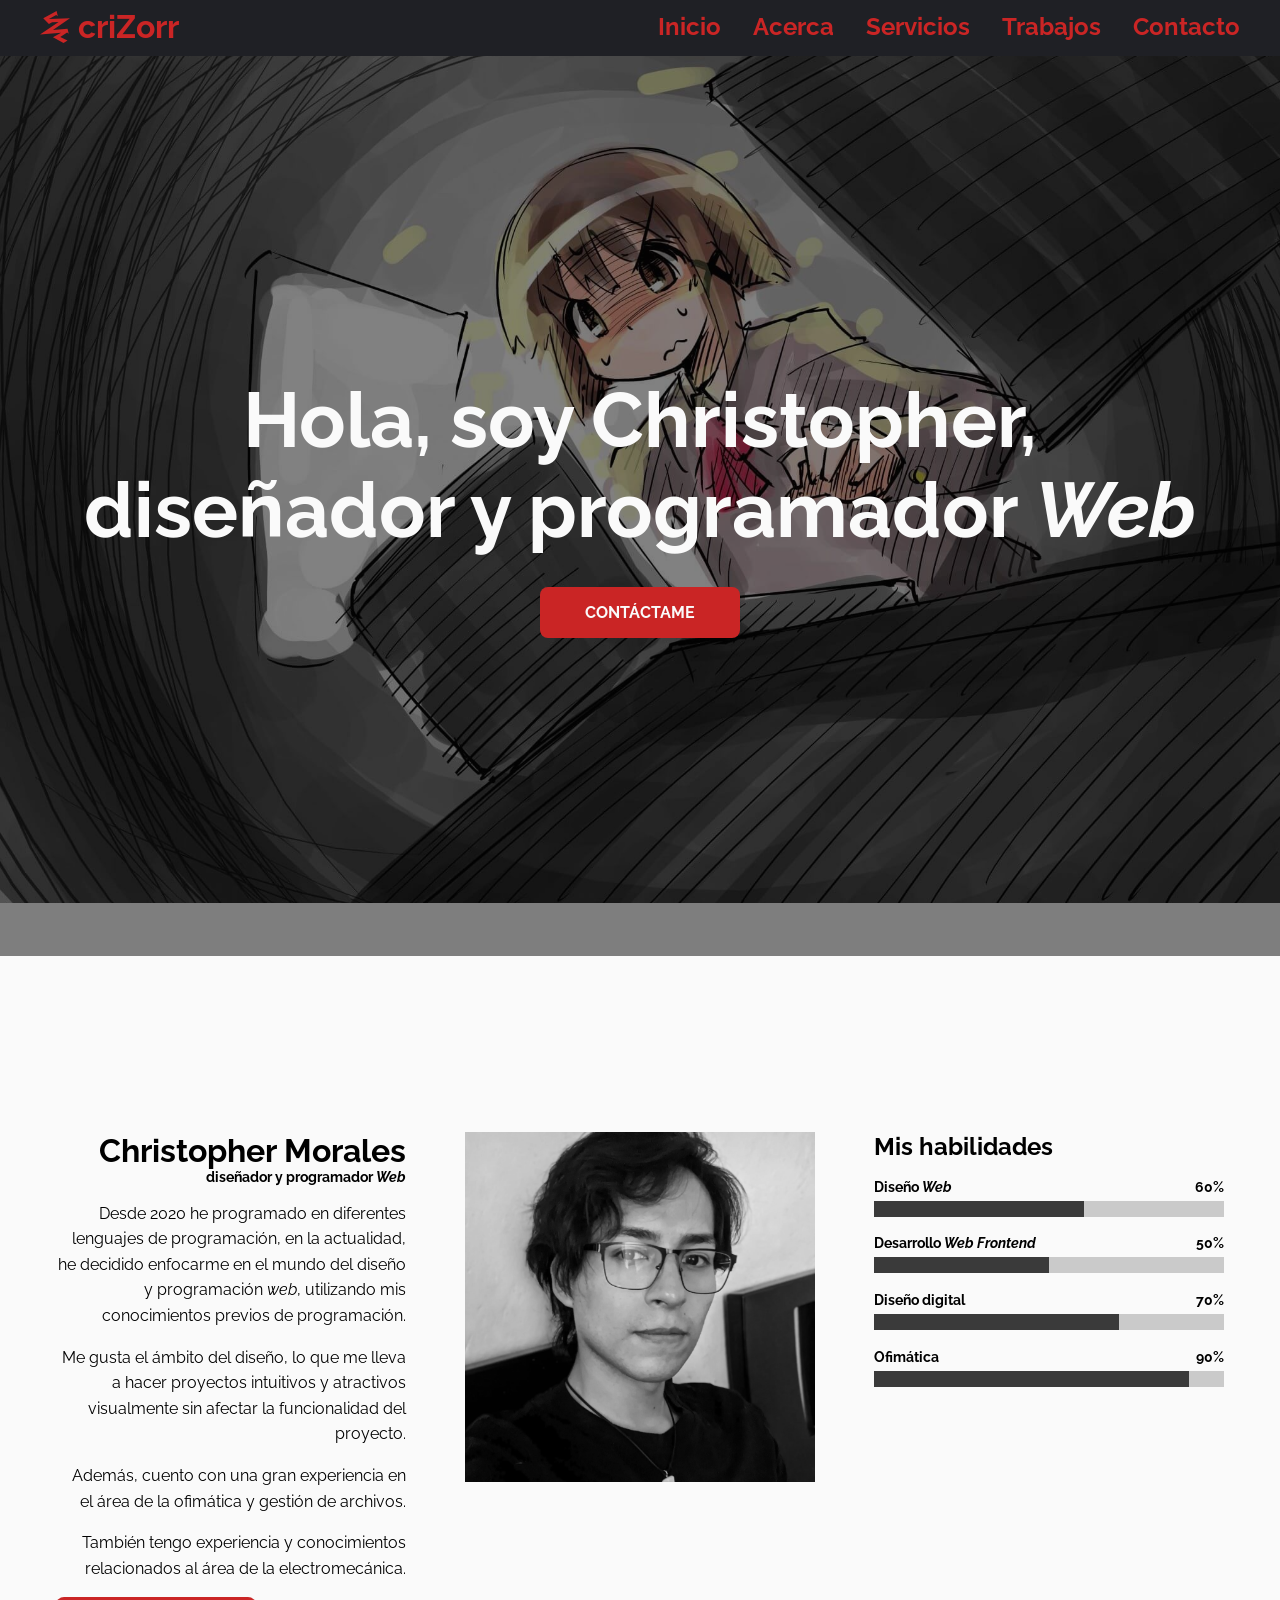
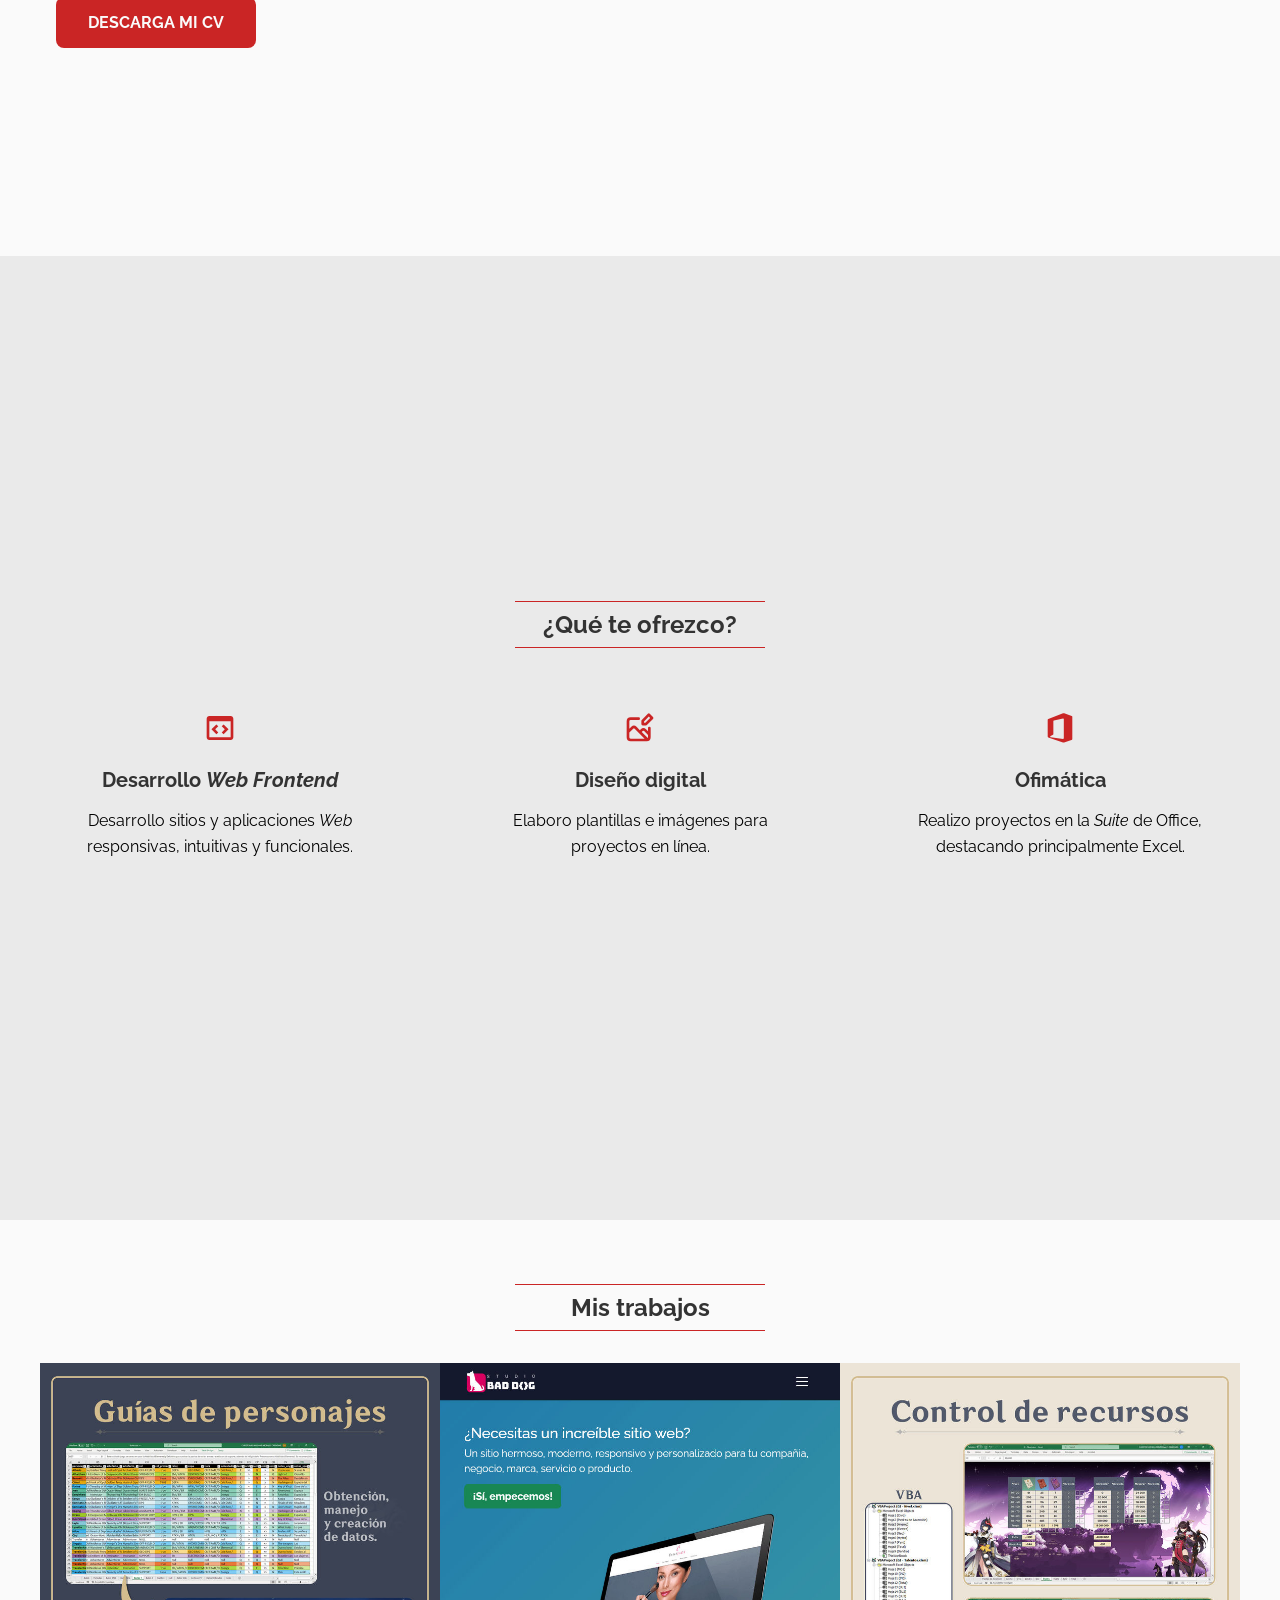
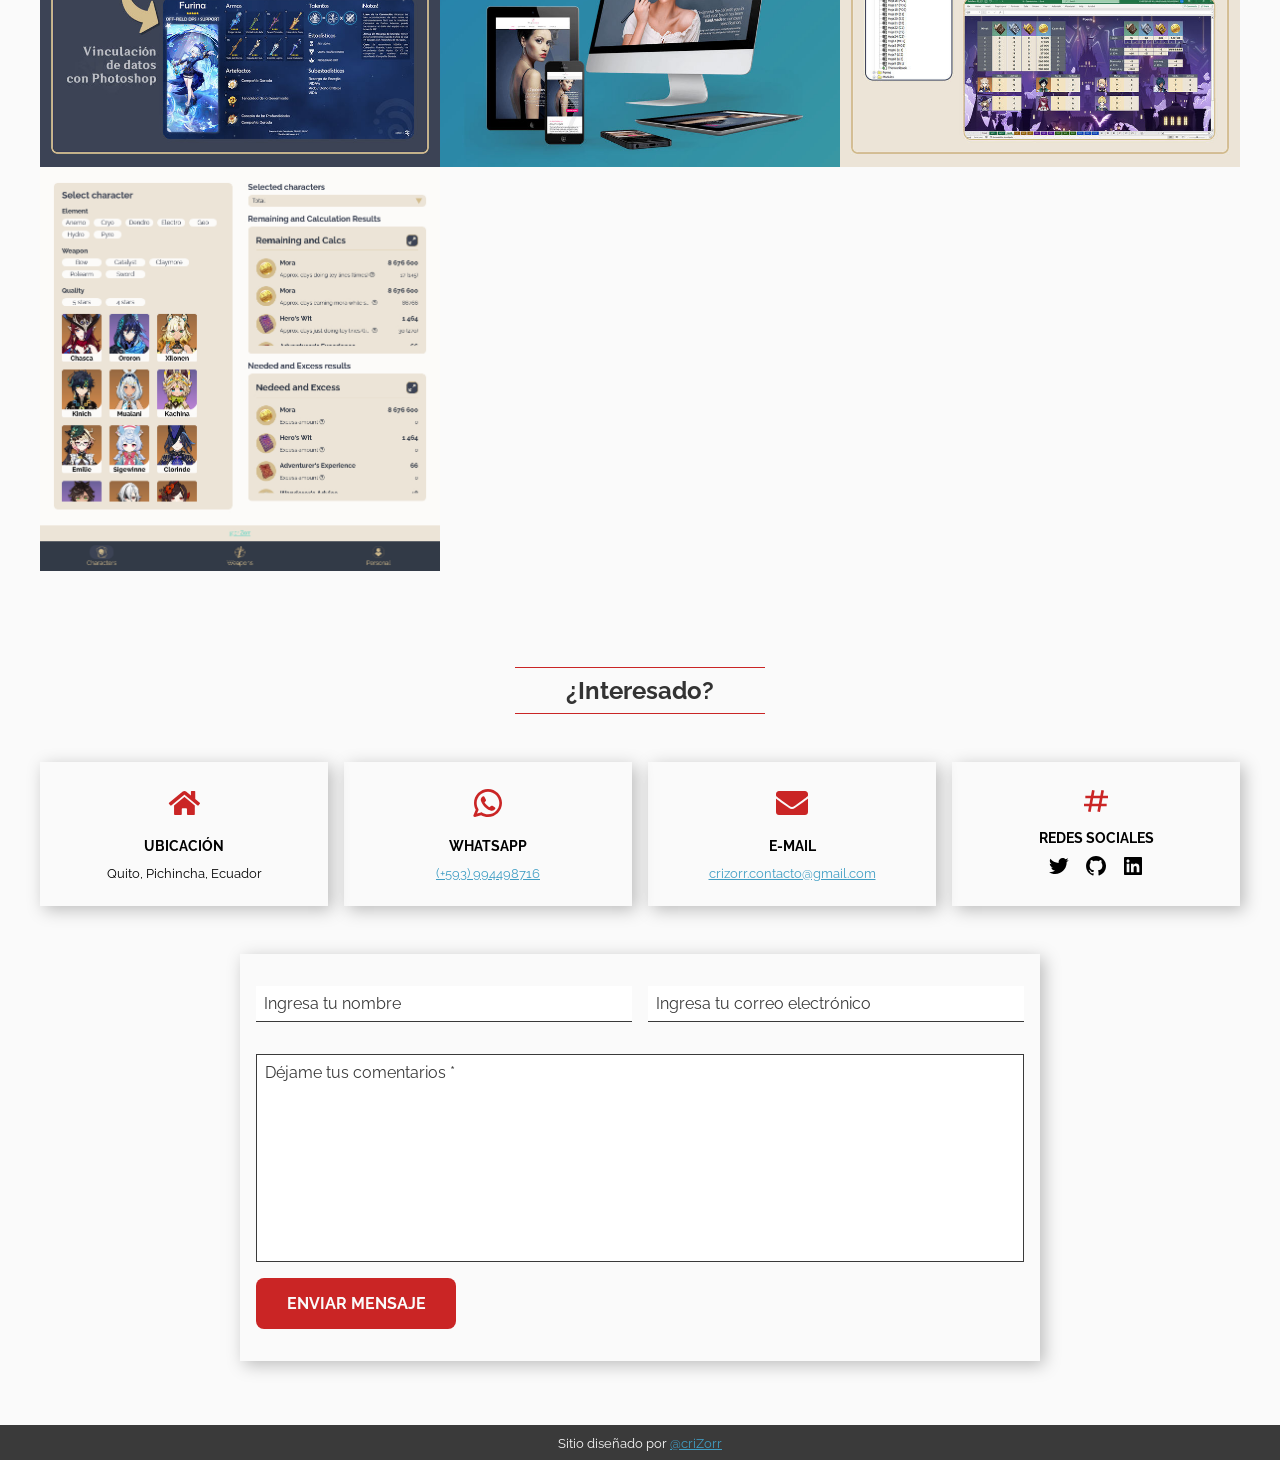
<file: index.html>
<!DOCTYPE html>
<html lang="es">
  <head>
    <meta charset="UTF-8" />
    <meta name="viewport" content="width=device-width, initial-scale=1.0" />
    <link rel="preconnect" href="https://fonts.googleapis.com" />
    <link rel="preconnect" href="https://fonts.gstatic.com" crossorigin />
    <link
      href="https://fonts.googleapis.com/css2?family=Raleway:ital,wght@0,100..900;1,100..900&display=swap"
      rel="stylesheet"
    />
    <link rel="stylesheet" href="./style.css" />
    <title>criZorr</title>
    <meta name="darkreader-lock" />
    <meta
      name="description"
      content="Hola, soy criZorr, bienvenido a mi portafolio profesional"
    />
    <link rel="canonical" href="https://crizorr.github.io/portfolio" />
    <link
      rel="favicon"
      href="https://crizorr.github.io/portfolio/assets/favicon.png"
    />
    <link
      rel="icon"
      href="https://crizorr.github.io/portfolio/assets/favicon.png"
    />
    <link
      rel="apple-touch-icon"
      href="https://crizorr.github.io/portfolio/assets/favicon.png"
    />
    <meta name="theme-color" content="#1F2025" />
    <meta name="twitter:card" content="summary" />
    <meta property="og:type" content="website" />
    <meta property="og:title" name="twitter:title" content="criZorr" />
    <meta
      property="og:image"
      name="twitter:image"
      content="https://crizorr.github.io/portfolio/assets/hero-image-home.jpg"
    />
    <meta
      property="og:url"
      name="twitter:url"
      content="https://crizorr.github.io/portfolio"
    />
    <meta
      property="og:description"
      name="twitter:description"
      content="Hola, soy criZorr, bienvenido a mi portafolio profesional"
    />
  </head>

  <body class="dark-mode-text dark-mode-bg-black">
    <header class="header dark-mode-bg-gray">
      <section class="container">
        <div class="logo">
          <svg
            width="185mm"
            height="197.49951mm"
            version="1.1"
            viewBox="0 0 185 197.49951"
            xml:space="preserve"
            id="svg21"
            xmlns="http://www.w3.org/2000/svg"
            xmlns:svg="http://www.w3.org/2000/svg"
          >
            <defs id="defs21" />
            <g id="g21" transform="translate(-15,-40.000003)">
              <path
                d="M 125,72.5 117.5,40 35,85 l 35,35 20,-10 39.85,-1.5385 -114.85,76.538 130,-10.318 -50,27.818 65,35 25,-15 -45,-22.5 42.5,-27.5 10,7.5 -7.5,-30 -90,7.5 105,-72.5 -130,5 45,-25 z"
                fill="#currentColor"
                stroke-linecap="round"
                stroke-linejoin="round"
                stroke-width="6"
                id="path21"
              />
            </g>
          </svg>
          <a class="dark-mode-text" href="index.html">criZorr</a>
        </div>
        <button class="menu-btn dark-mode-bg-gray">
          <svg
            xmlns="http://www.w3.org/2000/svg"
            width="24"
            height="24"
            viewBox="0 0 24 24"
          >
            <path d="M4 6H20V8H4zM4 11H20V13H4zM4 16H20V18H4z" />
          </svg>
          <svg
            class="none"
            xmlns="http://www.w3.org/2000/svg"
            width="24"
            height="24"
            viewBox="0 0 24 24"
          >
            <path
              d="M16.192 6.344L11.949 10.586 7.707 6.344 6.293 7.758 10.535 12 6.293 16.242 7.707 17.656 11.949 13.414 16.192 17.656 17.606 16.242 13.364 12 17.606 7.758z"
            />
          </svg>
        </button>
        <nav class="menu dark-mode-bg-gray">
          <a class="dark-mode-text" href="#inicio">Inicio</a>
          <a class="dark-mode-text" href="#acerca">Acerca</a>
          <a class="dark-mode-text" href="#servicios">Servicios</a>
          <a class="dark-mode-text" href="#portafolio">Trabajos</a>
          <a class="dark-mode-text" href="#contacto">Contacto</a>
        </nav>
      </section>
    </header>
    <section id="inicio" class="home">
      <article
        class="hero-image"
        style="
          --hero-image: url('assets/hero-image-home.jpg');
          --hero-attachment: fixed;
        "
      >
        <aside
          class="hero-image-opacity"
          style="--hero-opacity-color: var(--black-alpha-color)"
        >
          <div class="hero-image-content">
            <h2
              class="hero-image-title"
              style="--hero-text-color: var(--white-color)"
            >
              Hola, soy Christopher,<br />diseñador y programador <i>Web</i>
            </h2>
            <a href="#contacto" class="btn">CONTÁCTAME</a>
          </div>
        </aside>
      </article>
    </section>
    <section id="acerca" class="about section container full-lg-screen">
      <article class="text-lg-right">
        <aside class="text-center text-lg-right">
          <h1>Christopher Morales</h1>
          <h5>diseñador y programador <i>Web</i></h5>
        </aside>
        <p>
          Desde 2020 he programado en diferentes lenguajes de programación, en
          la actualidad, he decidido enfocarme en el mundo del diseño y
          programación <i>web</i>, utilizando mis conocimientos previos de
          programación.
        </p>
        <p>
          Me gusta el ámbito del diseño, lo que me lleva a hacer proyectos
          intuitivos y atractivos visualmente sin afectar la funcionalidad del
          proyecto.
        </p>
        <p>
          Además, cuento con una gran experiencia en el área de la ofimática y
          gestión de archivos.
        </p>
        <p>
          También tengo experiencia y conocimientos relacionados al área de la
          electromecánica.
        </p>
        <div class="text-center text-lg-left">
          <a class="btn" href="" target="_blank" rel="noopener"
            >DESCARGA MI CV</a
          >
        </div>
      </article>
      <article>
        <img class="gray-scale" src="assets/criZorr.webp" alt="crizorr" />
      </article>
      <article>
        <h2 class="text-center text-lg-left">Mis habilidades</h2>
        <div class="progress">
          <p>
            <b>Diseño <i>Web</i></b>
            <b>60%</b>
          </p>
          <progress
            class="dark-mode-bg-gray-light"
            value="60"
            min="0"
            max="100"
          ></progress>
        </div>
        <div class="progress">
          <p>
            <b>Desarrollo <i>Web Frontend</i></b>
            <b>50%</b>
          </p>
          <progress
            class="dark-mode-bg-gray-light"
            value="50"
            min="0"
            max="100"
          ></progress>
        </div>
        <div class="progress">
          <p>
            <b>Diseño digital</b>
            <b>70%</b>
          </p>
          <progress
            class="dark-mode-bg-gray-light"
            value="70"
            min="0"
            max="100"
          ></progress>
        </div>
        <div class="progress">
          <p>
            <b>Ofimática</b>
            <b>90%</b>
          </p>
          <progress
            class="dark-mode-bg-gray-light"
            value="90"
            min="0"
            max="100"
          ></progress>
        </div>
      </article>
    </section>
    <section
      id="servicios"
      class="services section bg-gray-light dark-mode-bg-gray"
    >
      <div class="container full-lg-screen">
        <h2 class="section-title dark-mode-text">¿Qué te ofrezco?</h2>
        <article class="service-card">
          <svg
            xmlns="http://www.w3.org/2000/svg"
            width="24"
            height="24"
            viewBox="0 0 24 24"
          >
            <path
              d="M20,3H4C2.897,3,2,3.897,2,5v14c0,1.103,0.897,2,2,2h16c1.103,0,2-0.897,2-2V5C22,3.897,21.103,3,20,3z M4,19V7h16 l0.002,12H4z"
            />
            <path
              d="M9.293 9.293L5.586 13 9.293 16.707 10.707 15.293 8.414 13 10.707 10.707zM14.707 9.293L13.293 10.707 15.586 13 13.293 15.293 14.707 16.707 18.414 13z"
            />
          </svg>
          <h3 class="dark-mode-text">Desarrollo <i>Web Frontend</i></h3>
          <p>
            Desarrollo sitios y aplicaciones <i>Web</i> responsivas, intuitivas
            y funcionales.
          </p>
        </article>
        <article class="service-card">
          <svg
            width="24"
            height="24"
            viewBox="0 0 24 24"
            id="Layer_1"
            data-name="Layer 1"
            xmlns="http://www.w3.org/2000/svg"
          >
            <path
              d="M21.73682,3.751,19.31689,1.33105a.99964.99964,0,0,0-1.41406,0L13.32275,5.91113a1.00013,1.00013,0,0,0-.293.707V9.03809a1.00005,1.00005,0,0,0,1,1H16.4502a1.00014,1.00014,0,0,0,.707-.293L21.73682,5.165A.99964.99964,0,0,0,21.73682,3.751ZM16.03613,8.03809H15.02979V7.03223l3.58007-3.58008L19.61572,4.458ZM19,11a1,1,0,0,0-1,1v2.3916l-1.48047-1.48047a2.78039,2.78039,0,0,0-3.92822,0l-.698.698L9.40723,11.123a2.777,2.777,0,0,0-3.92432,0L4,12.606V7A1.0013,1.0013,0,0,1,5,6h6a1,1,0,0,0,0-2H5A3.00328,3.00328,0,0,0,2,7V19a3.00328,3.00328,0,0,0,3,3H17a3.00328,3.00328,0,0,0,3-3V12A1,1,0,0,0,19,11ZM5,20a1.0013,1.0013,0,0,1-1-1V15.43408l2.897-2.897a.79926.79926,0,0,1,1.09619,0l3.168,3.16711c.00849.00916.0116.02179.02045.03064L15.44714,20Zm13-1a.97137.97137,0,0,1-.17877.53705l-4.51386-4.51386.698-.698a.77979.77979,0,0,1,1.1001,0L18,17.21973Z"
            />
          </svg>
          <h3 class="dark-mode-text">Diseño digital</h3>
          <p>Elaboro plantillas e imágenes para proyectos en línea.</p>
        </article>
        <article class="service-card">
          <svg
            xmlns="http://www.w3.org/2000/svg"
            width="52"
            height="52"
            viewBox="0 0 52 52"
            enable-background="new 0 0 52 52"
            xml:space="preserve"
          >
            <path d="M6,40.6L6,40.6L6,40.6z" />
            <g>
              <line x1="6.1" y1="41" x2="6.1" y2="41" />
              <path d="M6.1,41" />
              <path
                d="M30.8,49.5c0.6,0.2,1.3,0.2,1.9,0l11.9-3.9c0.8-0.3,1.4-1,1.4-1.9v-36c0-0.6-0.4-1.2-1-1.4L32.9,2.2
		              c-0.7-0.2-1.4-0.2-2,0L7,11.4c-0.6,0.2-1,0.8-1,1.4v27.1c0,0.6,0.4,1.2,1,1.4L30.8,49.5z M32,42.8c0,0.6-0.5,1.1-1,1l-20-2.7
		              c-0.5-0.1-0.9-0.5-0.9-1v-0.4c0-0.4,0.2-0.7,0.7-0.9l3.8-1.8c0.4-0.2,0.6-0.5,0.6-0.9V14.8c0-0.5,0.3-0.9,0.8-1l15-3.4
		              c0.6-0.1,1.2,0.3,1.2,1V42.8z"
              />
            </g>
          </svg>
          <h3 class="dark-mode-text">Ofimática</h3>
          <p>
            Realizo proyectos en la <i>Suite</i> de Office, destacando
            principalmente Excel.
          </p>
        </article>
      </div>
    </section>
    <section id="portafolio" class="portfolio section">
      <div class="container">
        <h2 class="section-title dark-mode-text">Mis trabajos</h2>
        <a href="#trabajo-1" class="portfolio-card">
          <img src="assets/portfolio-1.jpg" alt="Trabajo 1" />
          <aside class="portfolio-card-info">
            <div>
              <h3>Guías de personajes</h3>
              <p>
                Elaboré una hoja de cálculo en Excel para obtener, manejar,
                crear y generar datos acerca de los personajes del videojuego
                <i>Genshin Impact</i>. Como paso final, vinculé los datos
                generados a Photoshop para crear de manera automatizada tarjetas
                informativas de cada personaje.
              </p>
            </div>
          </aside>
        </a>
        <a href="#trabajo-2" class="portfolio-card">
          <img src="assets/portfolio-2.jpg" alt="Trabajo 2" />
          <aside class="portfolio-card-info">
            <div>
              <h3>Studio BAD DOG</h3>
              <p>
                Realicé esta página de práctica completamente responsiva y
                funcional con el
                <i>framework</i> Bootstrap.
              </p>
            </div>
          </aside>
        </a>
        <a href="#trabajo-3" class="portfolio-card">
          <img src="assets/portfolio-3.jpg" alt="Trabajo 3" />
          <aside class="portfolio-card-info">
            <div>
              <h3>Control de recursos</h3>
              <p>
                Elaboré una hoja de cálculo en Excel para administrar,
                contabilizar y observar los recursos dentro del juego
                <i>Genshin Impact</i>. Añadí interactividad con botones,
                funciones y programación VBA.
              </p>
            </div>
          </aside>
        </a>
        <a href="#trabajo-4" class="portfolio-card">
          <img src="assets/portfolio-4.jpg" alt="Trabajo 4" />
          <aside class="portfolio-card-info">
            <div>
              <h3>Calculadora de Genshin Impact</h3>
              <p>
                Elaboré y diseñé una página Web <i>Frontend</i> totalmente con
                JavaScript, HTML y CSS. Esta página realiza los cálculos de
                cúantos materiales requieres, te faltan y ya tienes. Es
                totalmente responsiva, funcional e incluye un modo oscuro que se
                activa dependiendo las preferencias de tu navegador.
              </p>
            </div>
          </aside>
        </a>
      </div>
    </section>
    <article class="modal" id="trabajo-1">
      <div class="modal-content">
        <a href="#cerrar" class="modal-close">
          <svg
            xmlns="http://www.w3.org/2000/svg"
            width="24"
            height="24"
            viewBox="0 0 24 24"
          >
            <path
              d="M12,2C6.486,2,2,6.486,2,12s4.486,10,10,10s10-4.486,10-10S17.514,2,12,2z M16.207,14.793l-1.414,1.414L12,13.414 l-2.793,2.793l-1.414-1.414L10.586,12L7.793,9.207l1.414-1.414L12,10.586l2.793-2.793l1.414,1.414L13.414,12L16.207,14.793z"
            />
          </svg>
        </a>
        <article class="portfolio-modal dark-mode-bg-gray">
          <img src="assets/portfolio-1.jpg" alt="Trabajo 1" />
          <div class="portfolio-info">
            <h3 class="dark-mode-text">
              Guías de personajes del <i>Genshin Impact</i>
            </h3>
            <p>
              Elaboré una hoja de cálculo en Excel para obtener, manejar, crear
              y generar datos acerca de los personajes del videojuego
              <i>Genshin Impact</i>. Como paso final, vinculé los datos
              generados a Photoshop para crear de manera automatizada tarjetas
              informativas de cada personaje.
            </p>
            <aside class="portfolio-details">
              <small><b>AUTOR:</b></small>
              <small>criZorr</small>
              <small><b>FECHA:</b></small>
              <small>13 de sep. de 2022 - actualidad</small>
              <small><b>TIPO:</b></small>
              <small>Manejo de datos y diseño digital</small>
              <small><b>ENLACE:</b></small>
              <small
                ><a
                  href="https://www.hoyolab.com/accountCenter/postList?id=8163057"
                  target="_blank"
                  rel="noopener"
                  >https://hoyolab.com/criZorr</a
                ></small
              >
            </aside>
          </div>
        </article>
      </div>
    </article>
    <article class="modal" id="trabajo-2">
      <div class="modal-content">
        <a href="#cerrar" class="modal-close">
          <svg
            xmlns="http://www.w3.org/2000/svg"
            width="24"
            height="24"
            viewBox="0 0 24 24"
          >
            <path
              d="M12,2C6.486,2,2,6.486,2,12s4.486,10,10,10s10-4.486,10-10S17.514,2,12,2z M16.207,14.793l-1.414,1.414L12,13.414 l-2.793,2.793l-1.414-1.414L10.586,12L7.793,9.207l1.414-1.414L12,10.586l2.793-2.793l1.414,1.414L13.414,12L16.207,14.793z"
            />
          </svg>
        </a>
        <article class="portfolio-modal dark-mode-bg-gray">
          <img src="assets/portfolio-2.jpg" alt="Trabajo 2" />
          <div class="portfolio-info">
            <h3 class="dark-mode-text">Studio BAD DOG</h3>
            <p>
              Página de práctica maquetada con el <i>framework</i> Bootstrap 5.
              Es un página responsiva y funcional, sin necesidad de código
              JavaScript propio, el formulario utiliza la <i>API</i> de
              FormSubmit a través de HTML y los estilos se modificaron con CSS.
            </p>
            <aside class="portfolio-details">
              <small><b>CLIENTE:</b></small>
              <small>Studio BAD DOG</small>
              <small><b>FECHA:</b></small>
              <small>4 de abr. de 2024</small>
              <small><b>TIPO:</b></small>
              <small>Página web de negocio</small>
              <small><b>ENLACE:</b></small>
              <small
                ><a
                  href="https://crizorr.github.io/Studio-Bad-Dog/sitios.html"
                  target="_blank"
                  rel="noopener"
                  >https://crizorr.studiobaddog.com</a
                ></small
              >
            </aside>
          </div>
        </article>
      </div>
    </article>
    <article class="modal" id="trabajo-3">
      <div class="modal-content">
        <a href="#cerrar" class="modal-close">
          <svg
            xmlns="http://www.w3.org/2000/svg"
            width="24"
            height="24"
            viewBox="0 0 24 24"
          >
            <path
              d="M12,2C6.486,2,2,6.486,2,12s4.486,10,10,10s10-4.486,10-10S17.514,2,12,2z M16.207,14.793l-1.414,1.414L12,13.414 l-2.793,2.793l-1.414-1.414L10.586,12L7.793,9.207l1.414-1.414L12,10.586l2.793-2.793l1.414,1.414L13.414,12L16.207,14.793z"
            />
          </svg>
        </a>
        <article class="portfolio-modal dark-mode-bg-gray">
          <img src="assets/portfolio-3.jpg" alt="Trabajo 3" />
          <div class="portfolio-info">
            <h3 class="dark-mode-text">Control de recursos</h3>
            <p>
              Elaboré una hoja de cálculo en Excel para administrar,
              contabilizar y observar los recursos dentro del juego
              <i>Genshin Impact</i>. Añadí interactividad con botones, funciones
              y programación VBA.
            </p>
            <aside class="portfolio-details">
              <small><b>AUTOR:</b></small>
              <small>criZorr</small>
              <small><b>FECHA:</b></small>
              <small>21 de feb. de 2023</small>
              <small><b>TIPO:</b></small>
              <small>Manejo de datos y diseño de interfaz</small>
            </aside>
          </div>
        </article>
      </div>
    </article>
    <article class="modal" id="trabajo-4">
      <div class="modal-content">
        <a href="#cerrar" class="modal-close">
          <svg
            xmlns="http://www.w3.org/2000/svg"
            width="24"
            height="24"
            viewBox="0 0 24 24"
          >
            <path
              d="M12,2C6.486,2,2,6.486,2,12s4.486,10,10,10s10-4.486,10-10S17.514,2,12,2z M16.207,14.793l-1.414,1.414L12,13.414 l-2.793,2.793l-1.414-1.414L10.586,12L7.793,9.207l1.414-1.414L12,10.586l2.793-2.793l1.414,1.414L13.414,12L16.207,14.793z"
            />
          </svg>
        </a>
        <article class="portfolio-modal dark-mode-bg-gray">
          <img src="assets/portfolio-4.jpg" alt="Trabajo 4" />
          <div class="portfolio-info">
            <h3 class="dark-mode-text">Calculadora de Genshin Impact</h3>
            <p>
              Elaboré y diseñé una página Web <i>Frontend</i> totalmente con
              JavaScript, HTML y CSS. Esta página realiza los cálculos de
              cúantos materiales requieres, te faltan y ya tienes. Es totalmente
              responsiva, funcional e incluye un modo oscuro que se activa
              dependiendo las preferencias de tu navegador.
            </p>
            <aside class="portfolio-details">
              <small><b>AUTOR:</b></small>
              <small>criZorr</small>
              <small><b>FECHA:</b></small>
              <small>12 de dic. de 2024</small>
              <small><b>TIPO:</b></small>
              <small
                >Diseño de interfaz, interactividad y manejo de datos.</small
              >
              <small><b>ENLACE:</b></small>
              <small
                ><a
                  href="https://genshin.crizorr.com"
                  target="_blank"
                  rel="noopener"
                  >https://genshin.crizorr.com</a
                ></small
              >
            </aside>
          </div>
        </article>
      </div>
    </article>
    <section id="contacto" class="contact section">
      <div class="container">
        <h2 class="section-title dark-mode-text">¿Interesado?</h2>
        <article class="contact-cards">
          <aside class="contact-card box-shadow-1">
            <svg
              width="37"
              height="28"
              viewBox="0 0 37 28"
              fill="none"
              xmlns="http://www.w3.org/2000/svg"
            >
              <path
                d="M18.5 7.3125L7 16.8125V27C7 27.5625 7.4375 28 8 28H15C15.5 28 15.9375 27.5625 15.9375 27V21C15.9375 20.5 16.4375 20 16.9375 20H20.9375C21.5 20 21.9375 20.5 21.9375 21V27C21.9375 27.5625 22.4375 28 22.9375 28H30C30.5 28 31 27.5625 31 27V16.75L19.4375 7.3125C19.3125 7.1875 19.125 7.125 19 7.125C18.8125 7.125 18.625 7.1875 18.5 7.3125ZM36.6875 13.75L31.5 9.4375V0.8125C31.5 0.375 31.125 0.0625 30.75 0.0625H27.25C26.8125 0.0625 26.5 0.375 26.5 0.8125V5.3125L20.875 0.6875C20.375 0.3125 19.6875 0.0625 19 0.0625C18.25 0.0625 17.5625 0.3125 17.0625 0.6875L1.25 13.75C1.0625 13.875 0.9375 14.125 0.9375 14.3125C0.9375 14.5 1.0625 14.6875 1.125 14.8125L2.75 16.75C2.875 16.9375 3.0625 17 3.3125 17C3.5 17 3.6875 16.9375 3.8125 16.8125L18.5 4.75C18.625 4.625 18.8125 4.5625 19 4.5625C19.125 4.5625 19.3125 4.625 19.4375 4.75L34.125 16.8125C34.25 16.9375 34.4375 17 34.625 17C34.875 17 35.0625 16.9375 35.1875 16.75L36.8125 14.8125C36.9375 14.6875 37 14.5 37 14.3125C37 14.125 36.875 13.875 36.6875 13.75Z"
              />
            </svg>
            <h5>UBICACIÓN</h5>
            <small>Quito, Pichincha, Ecuador</small>
          </aside>
          <aside class="contact-card box-shadow-1">
            <svg
              width="24"
              height="24"
              viewBox="0 0 24 24"
              fill="none"
              xmlns="http://www.w3.org/2000/svg"
            >
              <path
                fill-rule="evenodd"
                clip-rule="evenodd"
                d="M3.50002 12C3.50002 7.30558 7.3056 3.5 12 3.5C16.6944 3.5 20.5 7.30558 20.5 12C20.5 16.6944 16.6944 20.5 12 20.5C10.3278 20.5 8.77127 20.0182 7.45798 19.1861C7.21357 19.0313 6.91408 18.9899 6.63684 19.0726L3.75769 19.9319L4.84173 17.3953C4.96986 17.0955 4.94379 16.7521 4.77187 16.4751C3.9657 15.176 3.50002 13.6439 3.50002 12ZM12 1.5C6.20103 1.5 1.50002 6.20101 1.50002 12C1.50002 13.8381 1.97316 15.5683 2.80465 17.0727L1.08047 21.107C0.928048 21.4637 0.99561 21.8763 1.25382 22.1657C1.51203 22.4552 1.91432 22.5692 2.28599 22.4582L6.78541 21.1155C8.32245 21.9965 10.1037 22.5 12 22.5C17.799 22.5 22.5 17.799 22.5 12C22.5 6.20101 17.799 1.5 12 1.5ZM14.2925 14.1824L12.9783 15.1081C12.3628 14.7575 11.6823 14.2681 10.9997 13.5855C10.2901 12.8759 9.76402 12.1433 9.37612 11.4713L10.2113 10.7624C10.5697 10.4582 10.6678 9.94533 10.447 9.53028L9.38284 7.53028C9.23954 7.26097 8.98116 7.0718 8.68115 7.01654C8.38113 6.96129 8.07231 7.046 7.84247 7.24659L7.52696 7.52195C6.76823 8.18414 6.3195 9.2723 6.69141 10.3741C7.07698 11.5163 7.89983 13.314 9.58552 14.9997C11.3991 16.8133 13.2413 17.5275 14.3186 17.8049C15.1866 18.0283 16.008 17.7288 16.5868 17.2572L17.1783 16.7752C17.4313 16.5691 17.5678 16.2524 17.544 15.9269C17.5201 15.6014 17.3389 15.308 17.0585 15.1409L15.3802 14.1409C15.0412 13.939 14.6152 13.9552 14.2925 14.1824Z"
                fill=""
              />
            </svg>
            <h5>WHATSAPP</h5>
            <small
              ><a
                href="https://wa.me/593994498716?text=Hola,%20me%20interesa%20uno%20de%20tus%20servicios%20digitales."
                target="_blank"
                rel="noopener"
                >(+593) 994498716</a
              ></small
            >
          </aside>
          <aside class="contact-card box-shadow-1">
            <svg
              width="32"
              height="24"
              viewBox="0 0 32 24"
              fill="none"
              xmlns="http://www.w3.org/2000/svg"
            >
              <path
                d="M31.375 7.9375C29.9375 9.0625 28.125 10.4375 21.75 15.0625C20.5 16 18.1875 18.0625 16 18.0625C13.75 18.0625 11.5 16 10.1875 15.0625C3.8125 10.4375 2 9.0625 0.5625 7.9375C0.3125 7.75 0 7.9375 0 8.25V21C0 22.6875 1.3125 24 3 24H29C30.625 24 32 22.6875 32 21V8.25C32 7.9375 31.625 7.75 31.375 7.9375ZM16 16C17.4375 16.0625 19.5 14.1875 20.5625 13.4375C28.875 7.4375 29.5 6.875 31.375 5.375C31.75 5.125 32 4.6875 32 4.1875V3C32 1.375 30.625 0 29 0H3C1.3125 0 0 1.375 0 3V4.1875C0 4.6875 0.1875 5.125 0.5625 5.375C2.4375 6.875 3.0625 7.4375 11.375 13.4375C12.4375 14.1875 14.5 16.0625 16 16Z"
              />
            </svg>
            <h5>E-MAIL</h5>
            <small
              ><a href="mailto:crizorr.contacto@gmail.com"
                >crizorr.contacto@gmail.com</a
              ></small
            >
          </aside>
          <aside class="contact-card box-shadow-1">
            <svg
              xmlns="http://www.w3.org/2000/svg"
              width="24"
              height="24"
              viewBox="0 0 24 24"
            >
              <path
                d="M16.018,3.815L15.232,8h-4.966l0.716-3.815L9.018,3.815L8.232,8H4v2h3.857l-0.751,4H3v2h3.731l-0.714,3.805l1.965,0.369 L8.766,16h4.966l-0.714,3.805l1.965,0.369L15.766,16H20v-2h-3.859l0.751-4H21V8h-3.733l0.716-3.815L16.018,3.815z M14.106,14H9.141 l0.751-4h4.966L14.106,14z"
              />
            </svg>
            <h5>REDES SOCIALES</h5>
            <small class="social-media">
              <a
                href="https://twitter.com/criZorr"
                target="_blank"
                rel="noopener"
              >
                <svg
                  xmlns="http://www.w3.org/2000/svg"
                  width="24"
                  height="24"
                  viewBox="0 0 24 24"
                >
                  <path
                    d="M19.633,7.997c0.013,0.175,0.013,0.349,0.013,0.523c0,5.325-4.053,11.461-11.46,11.461c-2.282,0-4.402-0.661-6.186-1.809	c0.324,0.037,0.636,0.05,0.973,0.05c1.883,0,3.616-0.636,5.001-1.721c-1.771-0.037-3.255-1.197-3.767-2.793	c0.249,0.037,0.499,0.062,0.761,0.062c0.361,0,0.724-0.05,1.061-0.137c-1.847-0.374-3.23-1.995-3.23-3.953v-0.05	c0.537,0.299,1.16,0.486,1.82,0.511C3.534,9.419,2.823,8.184,2.823,6.787c0-0.748,0.199-1.434,0.548-2.032	c1.983,2.443,4.964,4.04,8.306,4.215c-0.062-0.3-0.1-0.611-0.1-0.923c0-2.22,1.796-4.028,4.028-4.028	c1.16,0,2.207,0.486,2.943,1.272c0.91-0.175,1.782-0.512,2.556-0.973c-0.299,0.935-0.936,1.721-1.771,2.22	c0.811-0.088,1.597-0.312,2.319-0.624C21.104,6.712,20.419,7.423,19.633,7.997z"
                  />
                </svg>
              </a>
              <a
                href="https://github.com/criZorr"
                target="_blank"
                rel="noopener"
              >
                <svg
                  xmlns="http://www.w3.org/2000/svg"
                  width="24"
                  height="24"
                  viewBox="0 0 24 24"
                >
                  <path
                    fill-rule="evenodd"
                    clip-rule="evenodd"
                    d="M12.026,2c-5.509,0-9.974,4.465-9.974,9.974c0,4.406,2.857,8.145,6.821,9.465	c0.499,0.09,0.679-0.217,0.679-0.481c0-0.237-0.008-0.865-0.011-1.696c-2.775,0.602-3.361-1.338-3.361-1.338	c-0.452-1.152-1.107-1.459-1.107-1.459c-0.905-0.619,0.069-0.605,0.069-0.605c1.002,0.07,1.527,1.028,1.527,1.028	c0.89,1.524,2.336,1.084,2.902,0.829c0.091-0.645,0.351-1.085,0.635-1.334c-2.214-0.251-4.542-1.107-4.542-4.93	c0-1.087,0.389-1.979,1.024-2.675c-0.101-0.253-0.446-1.268,0.099-2.64c0,0,0.837-0.269,2.742,1.021	c0.798-0.221,1.649-0.332,2.496-0.336c0.849,0.004,1.701,0.115,2.496,0.336c1.906-1.291,2.742-1.021,2.742-1.021	c0.545,1.372,0.203,2.387,0.099,2.64c0.64,0.696,1.024,1.587,1.024,2.675c0,3.833-2.33,4.675-4.552,4.922	c0.355,0.308,0.675,0.916,0.675,1.846c0,1.334-0.012,2.41-0.012,2.737c0,0.267,0.178,0.577,0.687,0.479	C19.146,20.115,22,16.379,22,11.974C22,6.465,17.535,2,12.026,2z"
                  />
                </svg>
              </a>
              <a
                href="https://linkedin.com/in/crizorr/"
                target="_blank"
                rel="noopener"
              >
                <svg
                  xmlns="http://www.w3.org/2000/svg"
                  width="24"
                  height="24"
                  viewBox="0 0 24 24"
                >
                  <path
                    d="M20,3H4C3.447,3,3,3.448,3,4v16c0,0.552,0.447,1,1,1h16c0.553,0,1-0.448,1-1V4C21,3.448,20.553,3,20,3z M8.339,18.337H5.667	v-8.59h2.672V18.337z M7.003,8.574c-0.856,0-1.548-0.694-1.548-1.548s0.691-1.548,1.548-1.548c0.854,0,1.548,0.693,1.548,1.548	S7.857,8.574,7.003,8.574z M18.338,18.337h-2.669V14.16c0-0.996-0.018-2.277-1.388-2.277c-1.39,0-1.601,1.086-1.601,2.207v4.248	h-2.667v-8.59h2.56v1.174h0.037c0.355-0.675,1.227-1.387,2.524-1.387c2.704,0,3.203,1.778,3.203,4.092V18.337z"
                  />
                </svg>
              </a>
            </small>
          </aside>
        </article>
        <form class="contact-form box-shadow-1">
          <input
            class="dark-mode-text dark-mode-bg-gray"
            type="text"
            name="name"
            placeholder="Ingresa tu nombre"
            title="Nombre solo acepta letras y espacios en blanco"
            pattern="^[A-Za-zÑñÁáÉéÍíÓóÚúÜü\s]+$"
            required
          />
          <input
            class="dark-mode-text dark-mode-bg-gray"
            type="email"
            name="email"
            placeholder="Ingresa tu correo electrónico"
            title="correo electrónico incorrecto"
            pattern="^[a-z0-9]+(\.[_a-z0-9]+)*@[a-z0-9-]+(\.[a-z0-9-]+)*(\.[a-z]{2,15})$"
            required
          />
          <textarea
            class="dark-mode-text dark-mode-bg-gray"
            name="comments"
            cols="50"
            rows="10"
            placeholder="Déjame tus comentarios *"
            required
          ></textarea>
          <div class="contact-form-loader text-center none">
            <img src="assets/loader.svg" alt="Enviando..." />
          </div>
          <input class="btn" type="submit" value="ENVIAR MENSAJE" />
        </form>
        <article id="gracias" class="modal">
          <div class="modal-content">
            <article class="contact-form-response">
              <h3>
                ¡Muchas gracias
                <br />
                por tus comentarios!
              </h3>
              <svg
                xmlns="http://www.w3.org/2000/svg"
                width="24"
                height="24"
                viewBox="0 0 24 24"
              >
                <path d="M12,18c4,0,5-4,5-4H7C7,14,8,18,12,18z" />
                <path
                  d="M12,2C6.486,2,2,6.486,2,12c0,5.514,4.486,10,10,10s10-4.486,10-10C22,6.486,17.514,2,12,2z M12,20c-4.411,0-8-3.589-8-8 s3.589-8,8-8s8,3.589,8,8S16.411,20,12,20z"
                />
                <path
                  d="M13 12l2 .012C15.012 11.55 15.194 11 16 11s.988.55 1 1h2c0-1.206-.799-3-3-3S13 10.794 13 12zM8 11c.806 0 .988.55 1 1h2c0-1.206-.799-3-3-3s-3 1.794-3 3l2 .012C7.012 11.55 7.194 11 8 11z"
                />
              </svg>
            </article>
          </div>
        </article>
      </div>
    </section>
    <footer class="footer">
      <small
        >Sitio diseñado por
        <a href="https://crizorr.com" target="_blank" rel="noopener"
          >@criZorr</a
        ></small
      >
    </footer>
    <script src="script.js"></script>
  </body>
</html>
</file>
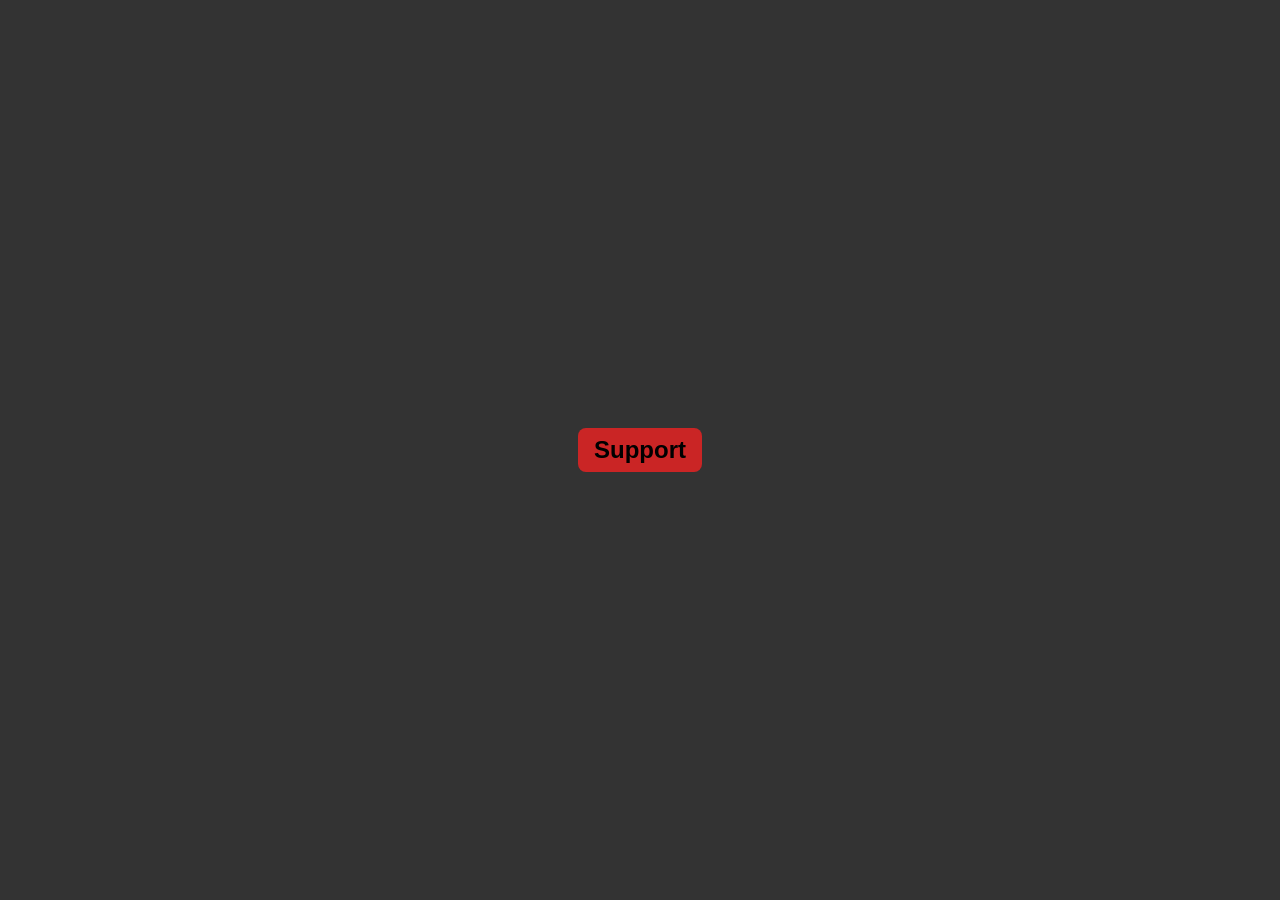
<file: anti-racism/index.html>
<!DOCTYPE html>
<html lang="en">
  <head>
    <meta charset="UTF-8" />
    <meta name="viewport" content="width=device-width, initial-scale=1.0" />
    <link rel="preconnect" href="https://fonts.googleapis.com" />
    <link rel="preconnect" href="https://fonts.gstatic.com" crossorigin />
    <link
      href="https://fonts.googleapis.com/css2?family=Raleway:ital,wght@0,100..900;1,100..900&display=swap"
      rel="stylesheet"
    />
    <link rel="stylesheet" href="style.css" />
    <title>anti-racism</title>
  </head>
  <body>
    <div class="video-cont">
      <video class="video-jk" loop>
        <source src="video.mp4" type="video/mp4" />
      </video>
    </div>
    <div class="btn-cont">
      <button class="btn">Support</button>
    </div>
    <script>
      const d = document;
      const $video = d.querySelector(".video-jk"),
        $btn = d.querySelector(".btn"),
        $btnContainer = d.querySelector(".btn-cont");

      $btn.addEventListener("click", (e) => {
        $video.play();
        $btnContainer.style.display = "none";
      });
    </script>
  </body>
</html>
</file>
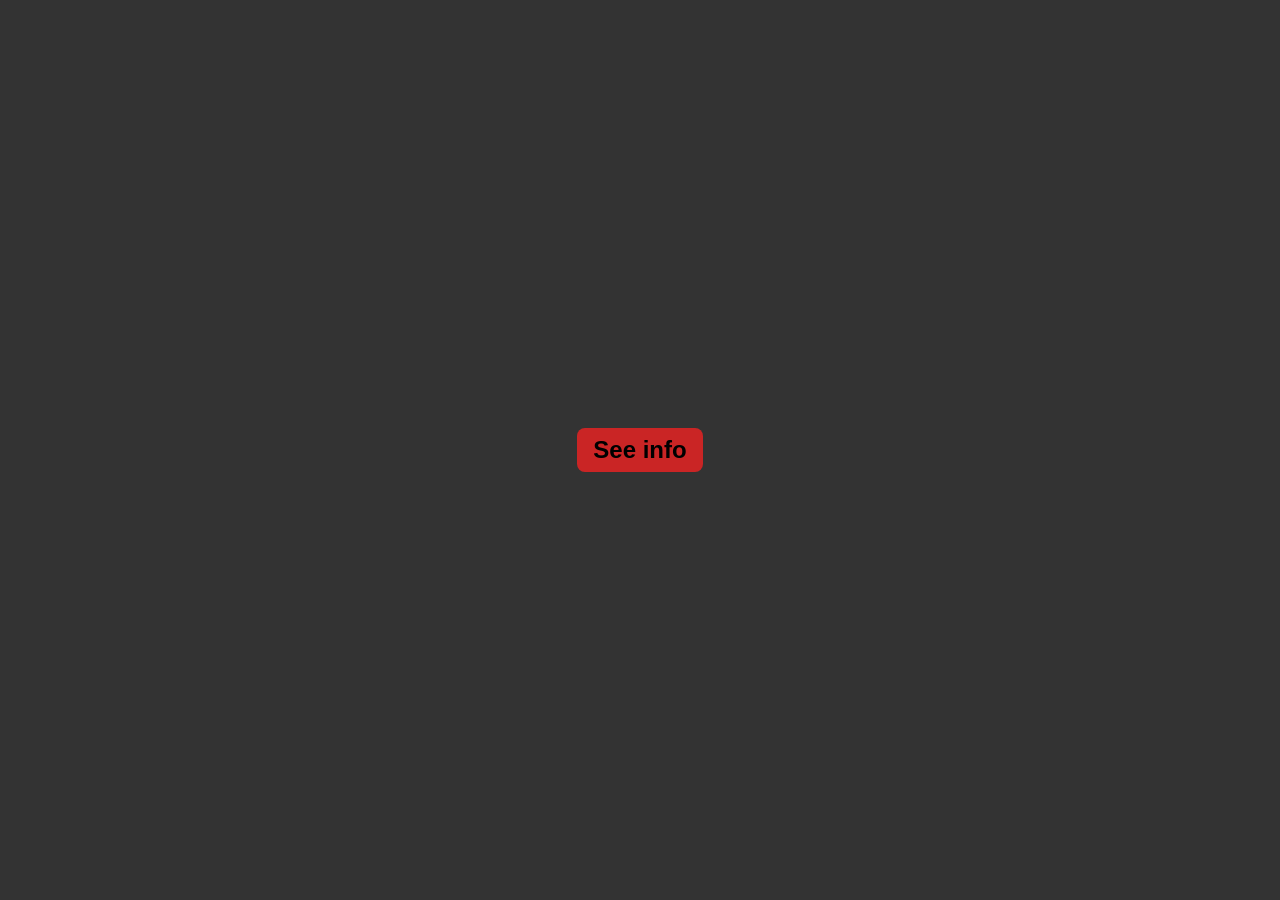
<file: santiago-david-tamayo-bedoya/index.html>
<!DOCTYPE html>
<html lang="en">
  <head>
    <meta charset="UTF-8" />
    <meta name="viewport" content="width=device-width, initial-scale=1.0" />
    <link rel="preconnect" href="https://fonts.googleapis.com" />
    <link rel="preconnect" href="https://fonts.gstatic.com" crossorigin />
    <link
      href="https://fonts.googleapis.com/css2?family=Raleway:ital,wght@0,100..900;1,100..900&display=swap"
      rel="stylesheet"
    />
    <link rel="stylesheet" href="style.css" />
    <title>Santiago David Tamayo Bedoya</title>
  </head>
  <body>
    <div class="video-cont">
      <video class="video-jk" loop>
        <source src="video.mp4" type="video/mp4" />
      </video>
    </div>
    <div class="btn-cont">
      <button class="btn">See info</button>
    </div>
    <script>
      const d = document;
      const $video = d.querySelector(".video-jk"),
        $btn = d.querySelector(".btn"),
        $btnContainer = d.querySelector(".btn-cont");

      $btn.addEventListener("click", (e) => {
        $btnContainer.style.display = "none";
        $video.play();
      });
    </script>
  </body>
</html>
</file>
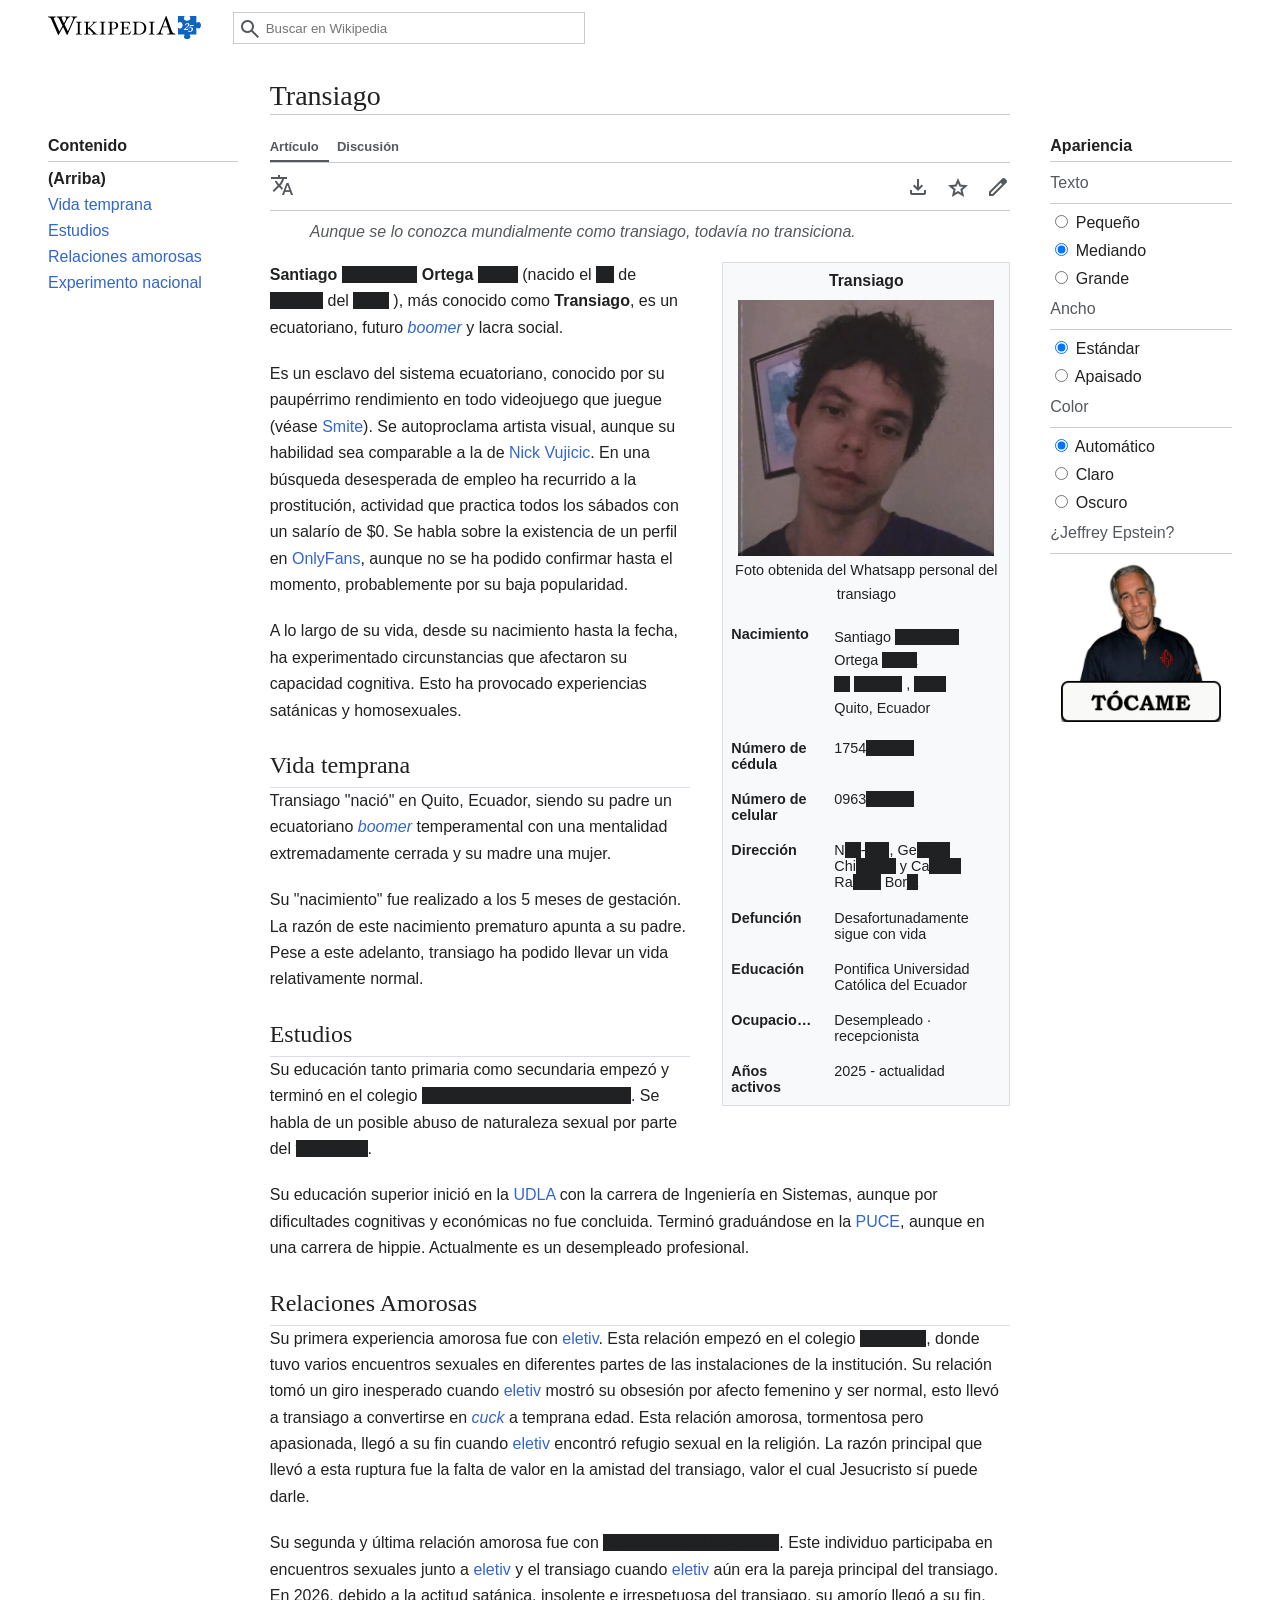
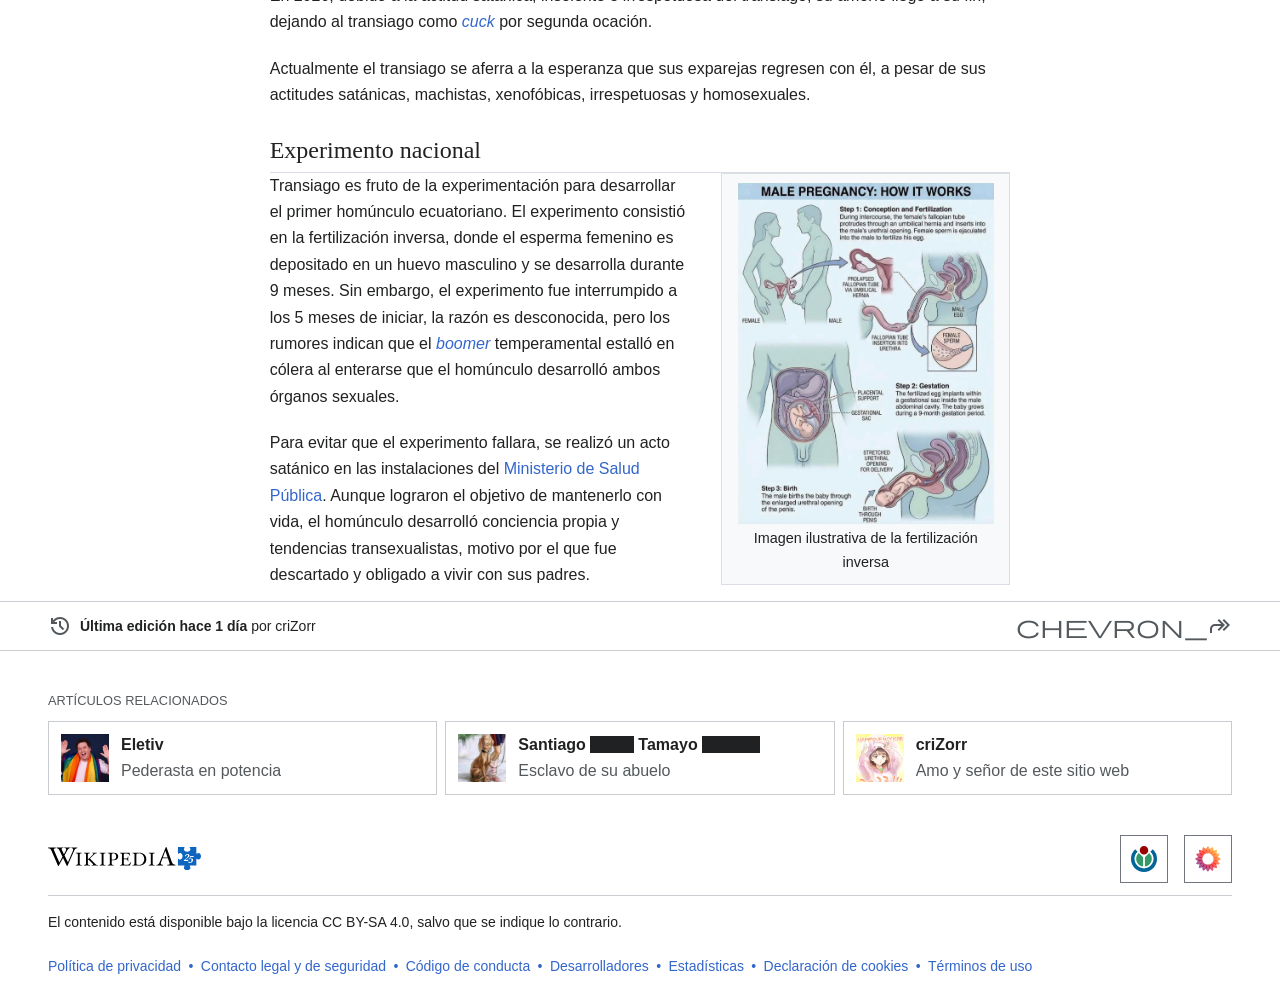
<file: transiago/index.html>
<!doctype html>
<html lang="en" class="color-os">
  <head>
    <meta charset="UTF-8" />
    <meta name="viewport" content="width=device-width, initial-scale=1.0" />
    <meta name="darkreader-lock" />
    <meta name="color-scheme" content="light dark" />
    <link
      rel="stylesheet"
      href="https://fonts.googleapis.com/css2?family=Material+Symbols+Outlined:opsz,wght,FILL,GRAD@24,400,0,0"
    />
    <link rel="stylesheet" href="./style.css" />
    <title>Transiago</title>
    <link
      rel="favicon"
      href="https://crizorr.github.io/portfolio/transiago/assets/wikipedia.ico"
    />
    <link
      rel="icon"
      href="https://crizorr.github.io/portfolio/transiago/assets/wikipedia.ico"
    />
    <link
      rel="apple-touch-icon"
      href="https://crizorr.github.io/portfolio/transiago/assets/wikipedia.ico"
    />
  </head>
  <body class="fst-text bg-fst">
    <header class="pad-main bg-light-grey to-white">
      <section class="header-logo">
        <button class="menu">
          <span class="icon material-symbols-outlined">menu</span>
        </button>
        <figure>
          <img
            class="wiki-logo"
            src="./assets/wikipedia-logo.svg"
            alt="Logo Wikipedia"
          />
        </figure>
      </section>
      <section class="search">
        <input
          class="snd-text"
          type="search"
          placeholder="Buscar en Wikipedia"
        />
        <span class="icon material-symbols-outlined"> search </span>
        <button>
          <span class="icon material-symbols-outlined"> search </span>
        </button>
      </section>
    </header>
    <section class="main">
      <aside class="left-nav">
        <div class="sticky-container">
          <h4>Contenido</h4>
          <article class="index">
            <a class="link-text" data-scroll-spy href="#">(Arriba)</a>
            <a class="link-text" data-scroll-spy href="#vida-temprana"
              >Vida temprana</a
            >
            <a class="link-text" data-scroll-spy href="#estudios">Estudios</a>
            <a class="link-text" data-scroll-spy href="#relaciones-amorosas"
              >Relaciones amorosas</a
            >
            <a class="link-text" data-scroll-spy href="#experimentacion"
              >Experimento nacional</a
            >
          </article>
        </div>
      </aside>
      <section class="principal pad-main">
        <h1>Transiago</h1>
        <nav class="nav-panel snd-text">
          <input type="radio" name="panel" id="article" />
          <label for="article">Artículo</label>
          <input type="radio" name="panel" id="talk" />
          <label for="talk">Discusión</label>
          <div class="bottom-line"></div>
        </nav>
        <nav class="nav-icons">
          <section class="language">
            <span class="icon material-symbols-outlined"> translate </span>
          </section>
          <section class="actions">
            <span class="icon material-symbols-outlined"> download </span>
            <span class="icon material-symbols-outlined"> star </span>
            <span class="icon material-symbols-outlined"> edit </span>
          </section>
        </nav>
        <article class="note snd-text bg-grey">
          Aunque se lo conozca mundialmente como transiago, todavía no
          transiciona.
        </article>
        <article class="text-container" data-scroll-spy>
          <p class="fst-p">
            <b
              >Santiago <mark class="bg-censored">Sebastian</mark> Ortega
              <mark class="bg-censored">Maya</mark></b
            >
            (nacido el <mark class="bg-censored">24</mark> de
            <mark class="bg-censored">octubre</mark> del
            <mark class="bg-censored">2000</mark>
            ), más conocido como <b>Transiago</b>, es un esclavo del sistema
            ecuatoriano, futuro
            <a
              class="link-text"
              href="https://en.wikipedia.org/wiki/Baby_boomers"
              ><i>boomer</i></a
            >
            y lacra social.
          </p>
          <article class="table-container">
            <table class="table sm-txt bg-grey">
              <tbody>
                <tr>
                  <th class="title-name" colspan="2">Transiago</th>
                </tr>
                <tr>
                  <td colspan="2" class="table-img">
                    <figure>
                      <img src="./assets/photo.webp" alt="Foto del transiago" />
                    </figure>
                    <p>Foto obtenida del Whatsapp personal del transiago</p>
                  </td>
                </tr>
                <tr>
                  <th class="title-th">Nacimiento</th>
                  <td>
                    <p>
                      Santiago <mark class="bg-censored">Sebastian</mark> Ortega
                      <mark class="bg-censored">Maya</mark>
                    </p>
                    <p>
                      <mark class="bg-censored">24</mark>
                      <mark class="bg-censored">octubre</mark>
                      ,
                      <mark class="bg-censored">2000</mark>
                    </p>
                    <p>Quito, Ecuador</p>
                  </td>
                </tr>
                <tr>
                  <th class="title-th">Número de cédula</th>
                  <td>1754<mark class="bg-censored">475513</mark></td>
                </tr>
                <tr>
                  <th class="title-th">Número de celular</th>
                  <td>0963<mark class="bg-censored">431471</mark></td>
                </tr>
                <tr>
                  <th class="title-th">Dirección</th>
                  <td>
                    N<mark class="bg-censored">53</mark>-<mark
                      class="bg-censored"
                      >116</mark
                    >, Ge<mark class="bg-censored">rardo</mark> Chi<mark
                      class="bg-censored"
                      >riboga</mark
                    >
                    y Ca<mark class="bg-censored">pitán</mark> Ra<mark
                      class="bg-censored"
                      >món</mark
                    >
                    Bor<mark class="bg-censored">ja</mark>
                  </td>
                </tr>
                <tr>
                  <th class="title-th">Defunción</th>
                  <td>Desafortunadamente sigue con vida</td>
                </tr>
                <tr>
                  <th class="title-th">Educación</th>
                  <td>Pontifica Universidad Católica del Ecuador</td>
                </tr>
                <tr>
                  <th class="title-th">Ocupaciones</th>
                  <td>Desempleado · recepcionista</td>
                </tr>
                <tr>
                  <th class="title-th">Años activos</th>
                  <td>2025 - actualidad</td>
                </tr>
              </tbody>
            </table>
          </article>
          <p class="snd-p">
            <b
              >Santiago <mark class="bg-censored">Sebastian</mark> Ortega
              <mark class="bg-censored">Maya</mark></b
            >
            (nacido el <mark class="bg-censored">24</mark> de
            <mark class="bg-censored">octubre</mark> del
            <mark class="bg-censored">2000</mark>
            ), más conocido como <b>Transiago</b>, es un ecuatoriano, futuro
            <a
              class="link-text"
              href="https://en.wikipedia.org/wiki/Baby_boomers"
              ><i>boomer</i></a
            >
            y lacra social.
          </p>
          <p>
            Es un esclavo del sistema ecuatoriano, conocido por su paupérrimo
            rendimiento en todo videojuego que juegue (véase
            <a
              class="link-text"
              href="https://en.wikipedia.org/wiki/Smite_(video_game)"
              >Smite</a
            >). Se autoproclama artista visual, aunque su habilidad sea
            comparable a la de
            <a
              class="link-text"
              href="https://en.wikipedia.org/wiki/Nick_Vujicic"
              >Nick Vujicic</a
            >. En una búsqueda desesperada de empleo ha recurrido a la
            prostitución, actividad que practica todos los sábados con un
            salarío de $0. Se habla sobre la existencia de un perfil en
            <a class="link-text" href="https://en.wikipedia.org/wiki/OnlyFans"
              >OnlyFans</a
            >, aunque no se ha podido confirmar hasta el momento, probablemente
            por su baja popularidad.
          </p>
          <p>
            A lo largo de su vida, desde su nacimiento hasta la fecha, ha
            experimentado circunstancias que afectaron su capacidad cognitiva.
            Esto ha provocado experiencias satánicas y homosexuales.
          </p>
        </article>
        <article class="summaries-container">
          <details id="vida-temprana" data-scroll-spy open>
            <summary>
              <span class="icon material-symbols-outlined"> stat_minus_1 </span>
              <h2>Vida temprana</h2>
            </summary>
            <p>
              Transiago "nació" en Quito, Ecuador, siendo su padre un
              ecuatoriano
              <a
                class="link-text"
                href="https://en.wikipedia.org/wiki/Baby_boomers"
                ><i>boomer</i></a
              >
              temperamental con una mentalidad extremadamente cerrada y su madre
              una mujer.
            </p>
            <p>
              Su "nacimiento" fue realizado a los 5 meses de gestación. La razón
              de este nacimiento prematuro apunta a su padre. Pese a este
              adelanto, transiago ha podido llevar un vida relativamente normal.
            </p>
          </details>
          <details id="estudios" data-scroll-spy open>
            <summary>
              <span class="icon material-symbols-outlined"> stat_minus_1 </span>
              <h2>Estudios</h2>
            </summary>
            <p>
              Su educación tanto primaria como secundaria empezó y terminó en el
              colegio
              <mark class="bg-censored">Marco Salas Yépez "MASAY"</mark>. Se
              habla de un posible abuso de naturaleza sexual por parte del
              <mark class="bg-censored">tío Darwin</mark>.
            </p>
            <p>
              Su educación superior inició en la
              <a
                class="link-text"
                href="https://es.wikipedia.org/wiki/Universidad_de_las_Am%C3%A9ricas_(Ecuador)"
                >UDLA</a
              >
              con la carrera de Ingeniería en Sistemas, aunque por dificultades
              cognitivas y económicas no fue concluida. Terminó graduándose en
              la
              <a
                class="link-text"
                href="https://en.wikipedia.org/wiki/Pontifical_Catholic_University_of_Ecuador"
                >PUCE</a
              >, aunque en una carrera de hippie. Actualmente es un desempleado
              profesional.
            </p>
          </details>
          <details id="relaciones-amorosas" data-scroll-spy open>
            <summary>
              <span class="icon material-symbols-outlined"> stat_minus_1 </span>
              <h2>Relaciones Amorosas</h2>
            </summary>
            <p>
              Su primera experiencia amorosa fue con
              <a
                class="link-text"
                href="https://en.wikipedia.org/wiki/Jeffrey_Epstein"
                >eletiv</a
              >. Esta relación empezó en el colegio
              <mark class="bg-censored">"MASAY"</mark>, donde tuvo varios
              encuentros sexuales en diferentes partes de las instalaciones de
              la institución. Su relación tomó un giro inesperado cuando
              <a
                class="link-text"
                href="https://en.wikipedia.org/wiki/Jeffrey_Epstein"
                >eletiv</a
              >
              mostró su obsesión por afecto femenino y ser normal, esto llevó a
              transiago a convertirse en
              <i>
                <a
                  class="link-text"
                  href="https://es.wikipedia.org/wiki/Cornudo"
                  >cuck</a
                ></i
              >
              a temprana edad. Esta relación amorosa, tormentosa pero
              apasionada, llegó a su fin cuando
              <a
                class="link-text"
                href="https://en.wikipedia.org/wiki/Jeffrey_Epstein"
                >eletiv</a
              >
              encontró refugio sexual en la religión. La razón principal que
              llevó a esta ruptura fue la falta de valor en la amistad del
              transiago, valor el cual Jesucristo sí puede darle.
            </p>
            <p>
              Su segunda y última relación amorosa fue con
              <mark class="bg-censored">Marcelo David Borja Witt</mark>. Este
              individuo participaba en encuentros sexuales junto a
              <a
                class="link-text"
                href="https://en.wikipedia.org/wiki/Jeffrey_Epstein"
                >eletiv</a
              >
              y el transiago cuando
              <a
                class="link-text"
                href="https://en.wikipedia.org/wiki/Jeffrey_Epstein"
                >eletiv</a
              >
              aún era la pareja principal del transiago. En 2026, debido a la
              actitud satánica, insolente e irrespetuosa del transiago, su
              amorío llegó a su fin, dejando al transiago como
              <i>
                <a
                  class="link-text"
                  href="https://es.wikipedia.org/wiki/Cornudo"
                  >cuck</a
                ></i
              >
              por segunda ocación.
            </p>
            <p>
              Actualmente el transiago se aferra a la esperanza que sus
              exparejas regresen con él, a pesar de sus actitudes satánicas,
              machistas, xenofóbicas, irrespetuosas y homosexuales.
            </p>
          </details>
          <details id="experimentacion" data-scroll-spy open>
            <summary>
              <span class="icon material-symbols-outlined"> stat_minus_1 </span>
              <h2>Experimento nacional</h2>
            </summary>
            <article class="table-container">
              <table class="table sm-txt bg-grey">
                <tbody>
                  <tr>
                    <td colspan="2" class="table-img">
                      <figure>
                        <img
                          src="./assets/experimento.jpg"
                          alt="Imagen ilustrativa de la fertilización inversa"
                        />
                      </figure>
                      <p>Imagen ilustrativa de la fertilización inversa</p>
                    </td>
                  </tr>
                </tbody>
              </table>
            </article>
            <p>
              Transiago es fruto de la experimentación para desarrollar el
              primer homúnculo ecuatoriano. El experimento consistió en la
              fertilización inversa, donde el esperma femenino es depositado en
              un huevo masculino y se desarrolla durante 9 meses. Sin embargo,
              el experimento fue interrumpido a los 5 meses de iniciar, la razón
              es desconocida, pero los rumores indican que el
              <a
                class="link-text"
                href="https://en.wikipedia.org/wiki/Baby_boomers"
                ><i>boomer</i></a
              >
              temperamental estalló en cólera al enterarse que el homúnculo
              desarrolló ambos órganos sexuales.
            </p>
            <p>
              Para evitar que el experimento fallara, se realizó un acto
              satánico en las instalaciones del
              <a
                class="link-text"
                href="https://es.wikipedia.org/wiki/Ministerio_de_Salud_P%C3%BAblica_(Ecuador)"
                >Ministerio de Salud Pública</a
              >. Aunque lograron el objetivo de mantenerlo con vida, el
              homúnculo desarrolló conciencia propia y tendencias
              transexualistas, motivo por el que fue descartado y obligado a
              vivir con sus padres.
            </p>
          </details>
        </article>
      </section>
      <aside class="right-nav bg-fst">
        <div class="sticky-container">
          <h4>Apariencia</h4>
          <article class="appearance-option">
            <p class="snd-text">Texto</p>
            <div class="option">
              <input type="radio" name="font-size" id="small" />
              <label for="small">Pequeño</label>
            </div>
            <div class="option">
              <input type="radio" name="font-size" id="medium" />
              <label for="medium">Mediando</label>
            </div>
            <div class="option">
              <input type="radio" name="font-size" id="large" />
              <label for="large">Grande</label>
            </div>
          </article>
          <article class="appearance-option">
            <p class="snd-text">Ancho</p>
            <div class="option">
              <input type="radio" name="width-screen" id="standard" />
              <label for="standard">Estándar</label>
            </div>
            <div class="option">
              <input type="radio" name="width-screen" id="wide" />
              <label for="wide">Apaisado</label>
            </div>
          </article>
          <article class="appearance-option">
            <p class="snd-text">Color</p>
            <div class="option">
              <input type="radio" name="color" id="auto" />
              <label for="auto">Automático</label>
            </div>
            <div class="option">
              <input type="radio" name="color" id="light" />
              <label for="light">Claro</label>
            </div>
            <div class="option">
              <input type="radio" name="color" id="dark" />
              <label for="dark">Oscuro</label>
            </div>
          </article>
          <article class="appearance-option">
            <p class="snd-text">¿Jeffrey Epstein?</p>
            <input
              class="special-input"
              type="checkbox"
              name="special"
              id="special"
            />
            <label class="special-label" for="special">
              <img
                class="special-img"
                src="./assets/special.webp"
                alt="Jeffrey Epstein"
              />
            </label>
          </article>
        </div>
      </aside>
    </section>
    <footer class="bg-light-grey to-white">
      <a class="to-modal pad-main nav-top">
        <span class="icon material-symbols-outlined"> history </span>
        <div class="edited"><b>Última edición hace 1 día</b> por criZorr</div>
        <span class="icon material-symbols-outlined"> chevron_forward </span>
      </a>
      <article class="pad-main other-people snd-text">
        <small>ARTÍCULOS RELACIONADOS</small>
        <section class="cards-container">
          <a
            href="https://en.wikipedia.org/wiki/Jeffrey_Epstein"
            target="_blank"
            class="info-card bg-fst"
          >
            <figure><img src="./assets/eletiv.webp" alt="Eletiv" /></figure>
            <article>
              <p class="fst-text"><strong>Eletiv</strong></p>
              <p>Pederasta en potencia</p>
            </article>
          </a>
          <a
            href="https://crizorr.com/santiago-david-tamayo-bedoya"
            target="_blank"
            class="info-card bg-fst"
          >
            <figure><img src="./assets/calamardo.webp" alt="Santa" /></figure>
            <article>
              <p class="fst-text">
                <strong
                  >Santiago <mark class="bg-censored">David</mark> Tamayo
                  <mark class="bg-censored">Bedoya</mark></strong
                >
              </p>
              <p>Esclavo de su abuelo</p>
            </article>
          </a>
          <a class="to-modal info-card bg-fst">
            <figure><img src="./assets/criZorr.webp" alt="criZorr" /></figure>
            <article>
              <p class="fst-text"><strong>criZorr</strong></p>
              <p>Amo y señor de este sitio web</p>
            </article>
          </a>
        </section>
      </article>
      <nav class="pad-main nav-bottom">
        <img
          class="wiki-logo"
          src="./assets/wikipedia-logo.svg"
          alt="wikipedia-logo"
        />
        <section class="copyrights">
          <figure class="copy-card bg-fst">
            <img src="./assets/wiki-copy-1.svg" alt="" />
          </figure>
          <figure class="copy-card bg-fst">
            <img src="./assets/wiki-copy-2.svg" alt="" />
          </figure>
        </section>
      </nav>
      <section class="copy-container mar-main">
        <p class="copy-text">
          El contenido está disponible bajo la licencia CC BY-SA 4.0, salvo que
          se indique lo contrario.
        </p>
        <p class="urls link-text">
          <a>Política de privacidad</a> <a>Contacto legal y de seguridad</a>
          <a>Código de conducta</a>
          <a>Desarrolladores</a> <a>Estadísticas</a>
          <a>Declaración de cookies</a>
          <a>Términos de uso</a>
        </p>
      </section>
    </footer>
    <section class="modal">
      <span class="material-symbols-outlined close-modal"> close </span>
      <video class="furina" src="./assets/Furina Whistle.mp4" loop></video>
    </section>
    <section class="media-charger">
      <img src="./assets/special-active.webp" />
    </section>
    <script src="./index.js"></script>
  </body>
</html>
</file>
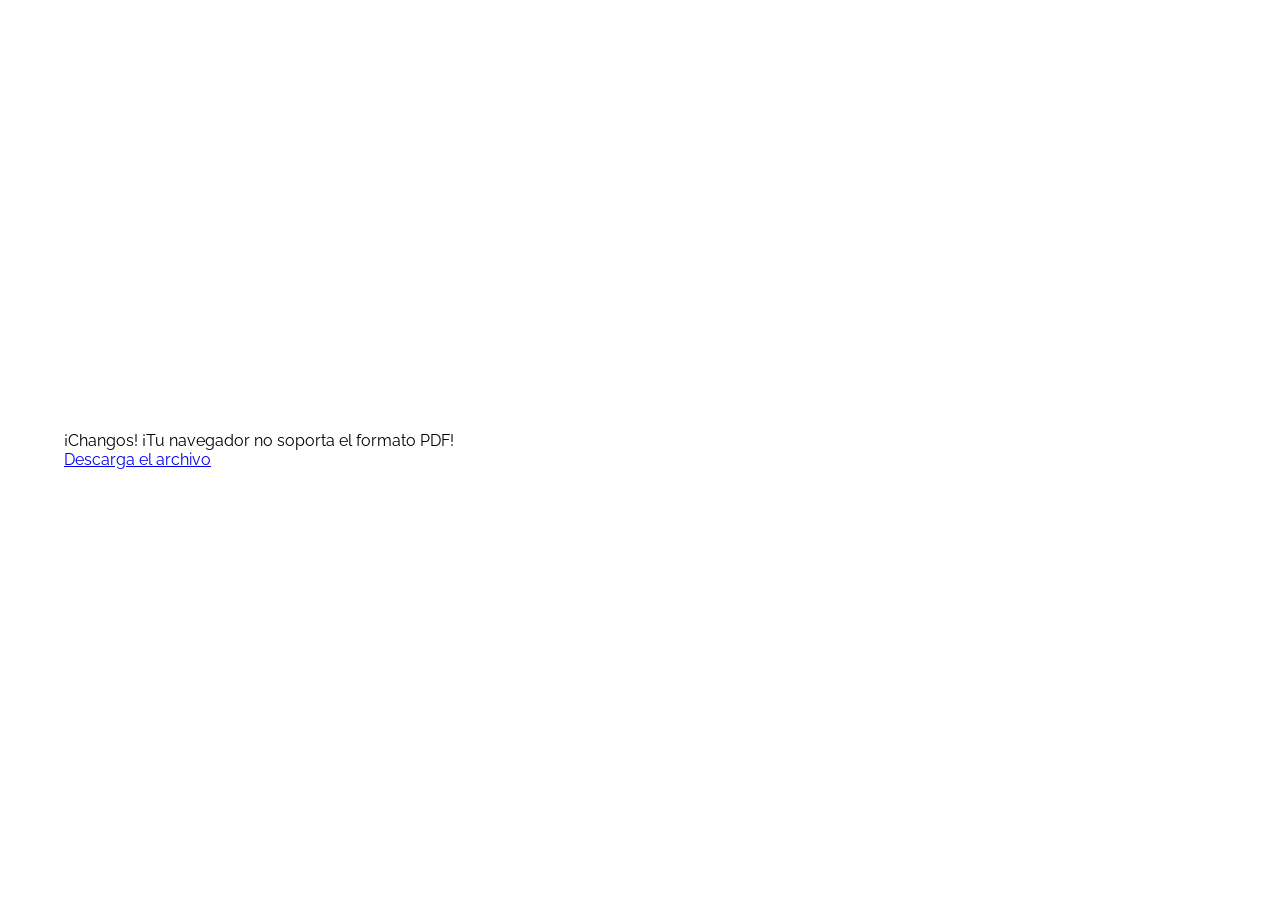
<file: certificado-ingles.html>
<!DOCTYPE html>
<html lang="es" style="scrollbar-width: none">
  <head>
    <meta charset="UTF-8" />
    <meta name="viewport" content="width=device-width, initial-scale=1.0" />
    <link rel="preconnect" href="https://fonts.googleapis.com" />
    <link rel="preconnect" href="https://fonts.gstatic.com" crossorigin />
    <link
      href="https://fonts.googleapis.com/css2?family=Raleway:ital,wght@0,100..900;1,100..900&display=swap"
      rel="stylesheet"
    />
    <link
      rel="favicon"
      href="https://crizorr.github.io/portfolio/assets/favicon.png"
    />
    <link
      rel="icon"
      href="https://crizorr.github.io/portfolio/assets/favicon.png"
    />
    <link
      rel="apple-touch-icon"
      href="https://crizorr.github.io/portfolio/assets/favicon.png"
    />
    <title>Certificado Inglés</title>
  </head>
  <body style="margin: 0; font-family: 'Raleway', sans-serif">
    <object
      data="./assets/Morales Christopher - Certificado Inglés.pdf"
      type="application/pdf"
      style="
        width: 100vw;
        height: 100vh;
        display: flex;
        align-items: center;
        justify-content: center;
      "
    >
      <p style="width: 90%">
        ¡Changos! ¡Tu navegador no soporta el formato PDF!
        <br />
        <a href="./assets/Morales Christopher - Certificado Inglés.pdf"
          >Descarga el archivo</a
        >
      </p>
    </object>
  </body>
</html>
</file>
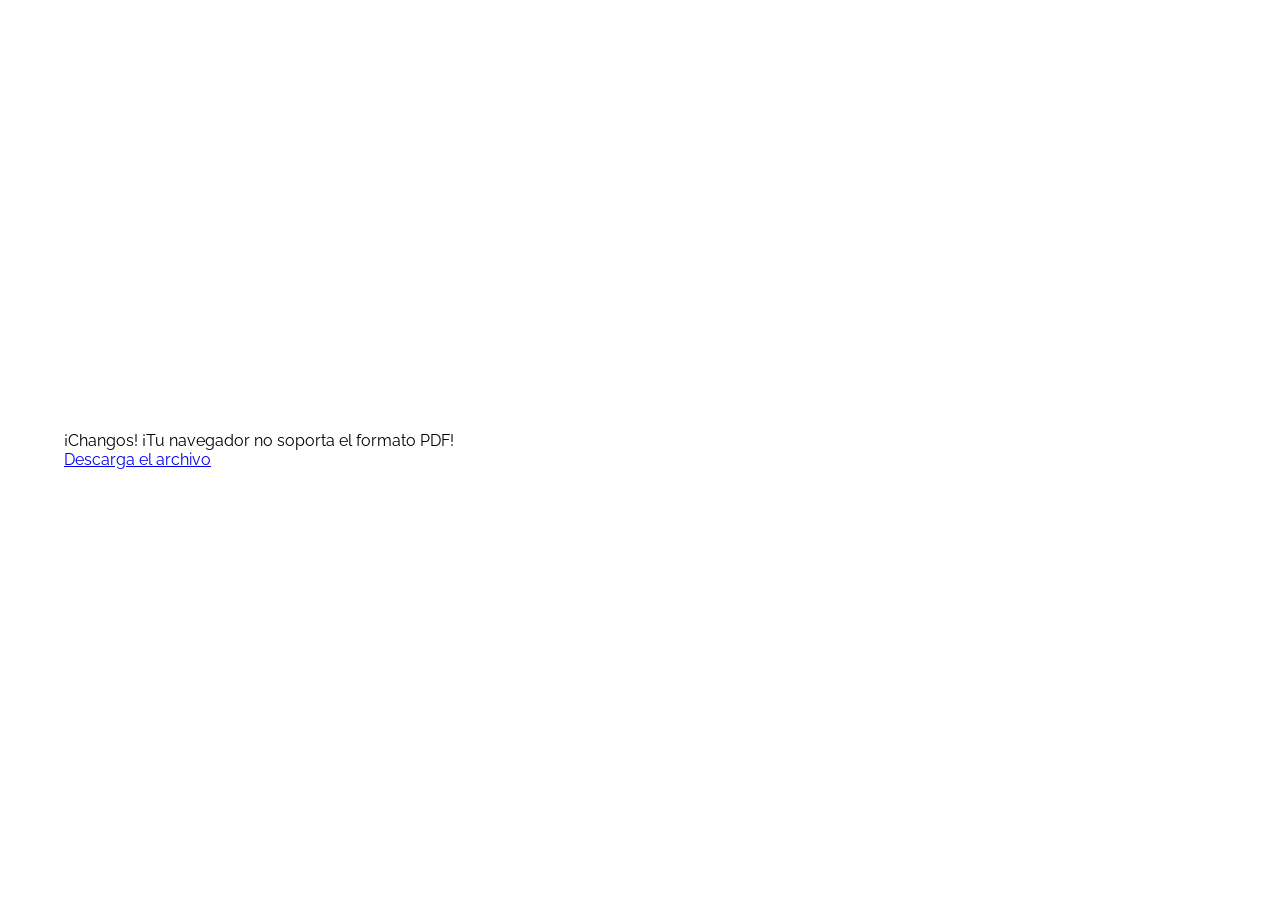
<file: registro-senescyt.html>
<!DOCTYPE html>
<html lang="es" style="scrollbar-width: none">
  <head>
    <meta charset="UTF-8" />
    <meta name="viewport" content="width=device-width, initial-scale=1.0" />
    <link rel="preconnect" href="https://fonts.googleapis.com" />
    <link rel="preconnect" href="https://fonts.gstatic.com" crossorigin />
    <link
      href="https://fonts.googleapis.com/css2?family=Raleway:ital,wght@0,100..900;1,100..900&display=swap"
      rel="stylesheet"
    />
    <link
      rel="favicon"
      href="https://crizorr.github.io/portfolio/assets/favicon.png"
    />
    <link
      rel="icon"
      href="https://crizorr.github.io/portfolio/assets/favicon.png"
    />
    <link
      rel="apple-touch-icon"
      href="https://crizorr.github.io/portfolio/assets/favicon.png"
    />
    <title>Registro Título Senecyt</title>
  </head>
  <body style="margin: 0; font-family: 'Raleway', sans-serif">
    <object
      data="./assets/Morales Christopher - Registro Título Senecyt.pdf"
      type="application/pdf"
      style="
        width: 100vw;
        height: 100vh;
        display: flex;
        align-items: center;
        justify-content: center;
      "
    >
      <p style="width: 90%">
        ¡Changos! ¡Tu navegador no soporta el formato PDF!
        <br />
        <a href="./assets/Morales Christopher - Registro Título Senecyt.pdf"
          >Descarga el archivo</a
        >
      </p>
    </object>
  </body>
</html>
</file>
<file: style.css>
/* ******** Custom Properties ******** */
:root {
  --first-color: #ca2525;
  --first-alpha-color: rgba(202, 37, 37, 0.75);
  --second-color: #1f2025;
  --second-color-alpha: rgba(31, 32, 37, 0.75);
  --third-color: #bcc0cb;
  --third-alpha-color: rgba(188, 192, 203, 0.75);
  --white-color: #fafafa;
  --gray-light-color: #eaeaea;
  --gray-color: #cacaca;
  --gray-dark-color: #3a3a3a;
  --black-color: #000;
  --link-color: #409ec4;
  --title-color: #333;
  --text-color: #222;
  --white-alpha-color: rgba(250, 250, 250, 0.5);
  --black-alpha-color: rgba(5, 5, 5, 0.5);

  --font: "Raleway", sans-serif;

  --max-width: 1200px;
  --header-height: 4rem;

  --n-slides: 4;
}

/* ******** Reset ******** */
html {
  box-sizing: border-box;
  font-family: var(--font);
  font-size: 16px;
  scroll-behavior: smooth;
  /* scrollbar-width: none; */
}

*,
*::before,
*::after {
  box-sizing: inherit;
}

body {
  margin: 0;
  overflow-x: hidden;
}

a {
  color: var(--link-color);
  transition: opacity 0.5s ease-out;
}

a:hover {
  opacity: 0.75;
}

h1 {
  margin: 0;
  font-size: 2rem;
}

h2 {
  margin: 0;
  font-size: 1.5rem;
}

h3 {
  margin: 0;
  font-size: 1.25rem;
}

h4 {
  margin: 0;
  font-size: 1rem;
}

h5 {
  margin: 0;
  font-size: 0.85rem;
}

h6 {
  margin: 0;
  font-size: 0.7rem;
}

img {
  max-width: 100%;
  height: auto;
}

p {
  line-height: 1.6;
}

/* ******** Components ******** */

/* ******** Contact Form ******** */

.contact-form {
  margin: 2rem auto;
  padding: 1rem;
  max-width: 800px;
}

.contact-form > * {
  padding: 0.5rem;
  margin: 1rem auto;
  display: block;
  width: 100%;
}

.contact-form input,
.contact-form textarea {
  font-size: 0.85rem;
  font-family: var(--font);
}

.contact-form input {
  border: 0;
  padding-left: 8;
  border-bottom: thin solid var(--gray-dark-color);
}

.contact-form textarea {
  border: thin solid var(--gray-dark-color);
  resize: none;
}

.contact-form input[type="submit"] {
  margin-top: 0;
  padding: 1rem;
  border: none;
  cursor: pointer;
  text-align: center;
  background-color: #ca2525;
  transition: all 0.5s ease-out;
}

.contact-form input[type="submit"]:hover {
  background-color: var(--second-color);
  color: var(--first-color);
}

.contact-form *::placeholder {
  color: var(--gray-dark-color);
}

.contact-form-response {
  padding: 1rem;
  width: 400px;
  text-align: center;
  background-color: var(--white-color);
}

.contact-form-response svg {
  margin-top: 1rem;
  width: 4rem;
  height: 4rem;
  fill: var(--first-color);
}

.modal#gracias:target {
  opacity: 1;
  pointer-events: auto;
}

@media screen and (min-width: 1024px) {
  .contact-form {
    display: grid;
    grid-template-columns: repeat(2, 1fr);
    column-gap: 1rem;
  }

  .contact-form input,
  .contact-form textarea {
    font-size: 1rem;
  }

  .contact-form textarea,
  .contact-form-loader {
    grid-column: span 2;
  }

  .contact-form input[type="submit"] {
    margin-left: 0;
  }
}

/* ******** Hero Image ******** */
.hero-image {
  background-image: var(--hero-image);
  background-repeat: no-repeat;
  background-size: cover;
  background-position: center;
  background-attachment: var(--hero-attachment);
}

.hero-image-opacity {
  width: 100%;
  min-height: 100vh;
  display: flex;
  justify-content: center;
  align-items: center;
  text-align: center;
  background-color: var(--hero-opacity-color);
}

.hero-image-title {
  font-size: 8vw;
  color: var(--hero-text-color);
  padding-bottom: 2.5vw;
}

@media screen and (min-width: 768px) {
  .hero-image-title {
    font-size: 6vw;
  }
}

/* ******** Menú ******** */
.menu {
  position: fixed;
  left: 0;
  bottom: var(--header-height);
  width: 100%;
  display: flex;
  flex-direction: column;
  background-color: var(--second-color);
  opacity: 0;
  pointer-events: none;
  transition: opacity 0.5s ease;
}

.menu.is-active {
  opacity: 1;
  pointer-events: auto;
}

.menu a {
  padding: 1rem;
  font-size: 1.5rem;
  font-weight: bold;
  text-align: center;
  text-decoration: none;
  color: var(--first-color);
  transition: all 0.25s ease-out;
}

.menu a:hover {
  color: var(--white-color);
  background-color: var(--first-color);
}

@media screen and (min-width: 1024px) {
  .menu-btn {
    display: none;
  }

  .menu {
    position: static;
    width: auto;
    flex-direction: row;
    opacity: 1;
    pointer-events: auto;
  }

  .menu a {
    padding: 0 1rem;
  }

  .menu a:last-child {
    padding-right: 0;
  }

  .menu a:hover {
    background-color: transparent;
  }
}

.menu-btn {
  outline: none;
  border: 0;
  cursor: pointer;
  background-color: var(--second-color);
}

.menu-btn svg {
  height: 2rem;
  width: 2rem;
  fill: var(--first-color);
}

/* ******** Modal ******** */
.modal {
  position: fixed;
  z-index: 999;
  top: 0;
  right: 0;
  bottom: 0;
  left: 0;
  display: flex;
  justify-content: center;
  align-items: center;
  opacity: 0;
  pointer-events: none;
  background-color: var(--black-alpha-color);
  transition: all 1s;
}

.modal-content {
  position: relative;
}

.modal-close {
  position: absolute;
  top: 1rem;
  right: 1rem;
}

.modal-close svg {
  width: 2rem;
  height: 2rem;
  fill: var(--white-alpha-color);
}

.modal[id|="trabajo"]:target {
  opacity: 1;
  pointer-events: auto;
}

@media screen and (min-width: 768px) {
  .modal-close svg {
    fill: var(--first-color);
  }
}

/* ******** Progress Bar ******** */

progress {
  width: 100%;
  height: 1rem;
  background-color: var(--gray-color);
}

progress::-webkit-progress-bar {
  background-color: var(--gray-color);
}

progress::-webkit-progress-value {
  background-color: var(--gray-dark-color);
  transition: all 0.5s ease-in-out;
}

progress::-moz-progress-bar {
  background-color: var(--gray-dark-color);
  transition: all 0.5s ease-in-out;
}

.progress {
  margin: 1rem auto;
}

.progress > p {
  margin: 0;
  display: flex;
  justify-content: space-between;
  font-size: 0.85rem;
}

/* ******** Utilities ******** */

.avatar {
  border-radius: 50%;
  width: 9rem;
  height: 9rem;
}

.bg-gray-light {
  background-color: var(--gray-light-color);
}

.box-shadow-1 {
  box-shadow: 0.25rem 0.25rem 1rem rgba(0, 0, 0, 0.25);
}

.btn {
  border-radius: 0.5rem;
  padding: 1rem;
  display: inline-block;
  width: 200px;
  font-size: 1rem;
  font-weight: bold;
  text-align: center;
  text-decoration: none;
  color: var(--white-color);
  background-color: var(--first-color);
}

.container {
  margin-left: auto;
  margin-right: auto;
  max-width: var(--max-width);
}

.gray-scale {
  filter: grayscale(1);
}

.none {
  display: none;
}

.section {
  padding: 2rem 1rem;
}

.section-title {
  border-top: thin solid var(--first-color);
  border-bottom: thin solid var(--first-color);
  margin: 2rem auto;
  padding: 0.5rem 1rem;
  width: 250px;
  text-align: center;
  color: var(--title-color);
}

.text-first-color {
  color: var(--first-color);
}

.text-center {
  text-align: center;
}

.text-left {
  text-align: left;
}

.text-right {
  text-align: right;
}

@media screen and (min-width: 1024px) {
  .full-lg-screen {
    width: 100%;
    min-height: 100vh;
  }

  .text-lg-center {
    text-align: center;
  }

  .text-lg-left {
    text-align: left;
  }

  .text-lg-right {
    text-align: right;
  }
}

/* ******** Site Styles ******** */

/* *** Dark mode *** */
h2,
h3,
.dark-mode-text .dark-mode-text::placeholder,
.dark-mode-bg-black,
.dark-mode-bg-gray,
.dark-mode-bg-gray::placeholder,
.dark-mode-bg-gray-light,
.dark-mode-bg-gray-light::-webkit-progress-bar,
.footer,
.contact-form * {
  transition: all 0.5s ease-in-out;
}

body {
  background-color: var(--white-color);
}

.about > article {
  margin-bottom: 2rem;
}

.about .btn {
  transition: all 0.5s ease-out;
}

.about .btn:hover {
  background-color: var(--second-color);
  color: var(--first-color);
  opacity: 1;
}

.contact-card {
  margin: 1rem auto;
  padding: 1rem;
  width: 100%;
  height: 9rem;
  display: flex;
  flex-direction: column;
  justify-content: space-around;
  align-items: center;
}

.contact-card > svg {
  width: 2rem;
  height: 2rem;
  fill: var(--first-color);
}

.contact-card > small {
  margin-top: -0.5rem;
}

.footer {
  margin-bottom: var(--header-height);
  padding: 0.5rem;
  text-align: center;
  color: var(--white-color);
  background-color: var(--gray-dark-color);
}

.header {
  position: fixed;
  left: 0;
  bottom: 0;
  z-index: 999;
  padding: 1rem;
  width: 100%;
  height: var(--header-height);
  background-color: var(--second-color);
}

.header > .container {
  display: flex;
  justify-content: space-between;
  align-items: center;
}

.logo {
  display: flex;
  align-items: center;
  gap: 0.5rem;
}

.logo:hover a {
  color: var(--third-color);
  opacity: 1;
}

.logo:hover svg {
  cursor: pointer;
  fill: var(--third-color) !important;
}

.logo a {
  color: var(--first-color);
  font-weight: bold;
  font-size: 2rem;
  text-decoration: none;
  transition: color 0.25s ease-out;
}

.logo svg {
  height: 2rem;
  width: auto;
  fill: var(--first-color);
  transition: fill 0.25s ease-out;
}

.portfolio-card {
  position: relative;
  width: 100%;
  margin: 0 auto;
  display: block;
  overflow: hidden;
}

.portfolio-card:hover {
  opacity: 1;
}

.portfolio-card img {
  width: 100%;
  height: 100%;
  object-fit: cover;
  object-position: bottom center;
  transition: transform 0.25s ease-in;
}

.portfolio-card:hover img {
  transform: scale(1.1);
}

.portfolio-card-info {
  position: absolute;
  top: 0;
  left: 0;
  width: 100%;
  height: 100%;
  padding: 1rem;
  background-color: var(--first-color);
  color: var(--white-color);
  opacity: 0;
  pointer-events: none;
  transition: all 0.25s ease-in;
}

.portfolio-card:hover .portfolio-card-info {
  opacity: 0.9;
  pointer-events: auto;
}

.portfolio-card-info > div {
  padding: 1rem;
  border: thin solid var(--white-color);
  width: 100%;
  height: 100%;
}

.portfolio-modal {
  padding: 1rem;
  max-width: 400px;
  display: flex;
  flex-direction: column;
  background-color: var(--white-color);
}

.portfolio-modal h3 {
  border-bottom: medium solid var(--first-color);
  padding: 0.5rem 0;
  margin: 1rem auto;
  color: var(--title-color);
}

.portfolio-modal img {
  max-width: 400px;
  height: auto;
}

.portfolio-details {
  display: grid;
  grid-template-columns: 40% 60%;
  grid-auto-rows: 2rem;
}

.portfolio-details b {
  color: var(--first-color);
}

.service-card {
  margin: 1rem auto;
  padding: 1rem;
  text-align: center;
}

.service-card svg {
  fill: var(--first-color);
  margin-bottom: 1.25rem;
  width: 2rem;
  height: 2rem;
}

.service-card h3 {
  color: var(--title-color);
}

.social-media {
  display: flex;
  align-items: center;
  height: 2rem;
}

.social-media a {
  padding: 0 0.4rem;
  text-decoration: none;
}

.social-media a:hover {
  opacity: 1;
}

.social-media svg {
  width: 1.5rem;
  height: 1.5rem;
  transition: all 0.25s ease-in-out;
}

.social-media a:hover svg {
  fill: var(--first-color);
  width: 1.8rem;
  height: 1.8rem;
}

@media screen and (min-width: 768px) {
  .contact-cards {
    display: grid;
    grid-template-columns: repeat(2, 48%);
    justify-content: space-between;
  }

  .portfolio > .container {
    display: grid;
    grid-template-columns: repeat(2, 50%);
  }

  .portfolio .section-title {
    grid-column: span 2;
  }

  .portfolio-modal {
    max-width: 800px;
    flex-direction: row;
  }

  .portfolio-modal img {
    max-width: 400px;
    height: auto;
  }

  .portfolio-info {
    margin-left: 1rem;
    align-self: center;
  }

  .services > .container {
    display: grid;
    grid-template-columns: repeat(2, 45%);
    justify-content: space-between;
    align-content: center;
  }

  .services .section-title {
    grid-column: span 2;
  }
}

@media screen and (min-width: 1024px) {
  .about {
    display: grid;
    grid-template-columns: repeat(3, 30%);
    justify-content: space-between;
    align-content: center;
  }

  .contact-cards {
    grid-template-columns: repeat(4, 24%);
  }

  .footer {
    margin-bottom: 0;
  }

  .header {
    position: sticky;
    top: 0;
    padding: 0.5rem;
    height: calc(var(--header-height) - 0.5rem);
  }

  .portfolio > .container {
    grid-template-columns: repeat(3, 1fr);
  }

  .portfolio .section-title {
    grid-column: span 3;
  }

  .services > .container {
    grid-template-columns: repeat(3, 30%);
  }

  .services .section-title {
    grid-column: span 3;
  }
}

@media screen and (prefers-reduced-motion: reduce) {
  html {
    scroll-behavior: auto;
  }
}

@media screen and (prefers-color-scheme: dark) {
  .dark-mode-text {
    color: var(--white-color) !important;
  }

  .dark-mode-text::placeholder {
    color: var(--white-color);
  }

  .dark-mode-bg-black {
    background-color: var(--second-color);
  }

  .dark-mode-bg-gray {
    background-color: var(--gray-dark-color);
  }

  .dark-mode-bg-gray::placeholder {
    background-color: var(--gray-dark-color);
  }

  .dark-mode-bg-gray-light,
  .dark-mode-bg-gray-light::-webkit-progress-bar {
    background-color: var(--gray-color);
  }

  progress::-webkit-progress-value {
    background-color: var(--first-alpha-color);
  }

  progress::-moz-progress-bar {
    background-color: var(--first-alpha-color);
  }

  .about .btn:hover,
  .contact-form input[type="submit"]:hover {
    background-color: var(--third-color);
    color: var(--first-color);
  }

  .social-media svg {
    fill: var(--third-color);
  }

  .box-shadow-1 {
    box-shadow: 0.25rem 0.25rem 1rem rgba(188, 192, 203, 0.25);
  }

  .menu-btn svg {
    fill: var(--white-color);
  }

  .logo svg {
    fill: var(--white-color);
  }

  .footer {
    background-color: var(--gray-light-color);
    color: var(--second-color);
  }
}
</file>
<file: anti-racism/style.css>
:root {
  --font: "Raleway", sans-serif;
}

/* ******** Reset ******** */
html {
  box-sizing: border-box;
  font-family: var(--font);
  font-size: 16px;
  scroll-behavior: smooth;
  scrollbar-width: none;
}

*,
*::before,
*::after {
  box-sizing: inherit;
}

body {
  margin: 0;
  overflow-x: hidden;
}

.btn-cont {
  position: absolute;
  height: 100vh;
  width: 100vw;
  top: 0;
  left: 0;

  display: flex;
  align-items: center;
  justify-content: center;

  background-color: #333;
}

.btn {
  font-size: 1.5rem;
  font-weight: bold;
  padding: 0.5rem 1rem;

  background-color: #ca2525;
  border: none;
  border-radius: 0.5rem;
  transition: all 0.15s ease-out;
}

.btn:hover {
  cursor: pointer;
  transform: scale(1.1);
  background-color: #df4a4a;
}

.video-cont {
  height: 100dvh;
  width: 100dvw;
  display: flex;
  align-items: center;
  justify-content: center;
}

.video-jk {
  height: 100%;
  width: 100%;
}
</file>
<file: santiago-david-tamayo-bedoya/style.css>
:root {
  --font: "Raleway", sans-serif;
}

/* ******** Reset ******** */
html {
  box-sizing: border-box;
  font-family: var(--font);
  font-size: 16px;
  scroll-behavior: smooth;
  scrollbar-width: none;
}

*,
*::before,
*::after {
  box-sizing: inherit;
}

body {
  margin: 0;
  overflow-x: hidden;
}

.btn-cont {
  position: absolute;
  height: 100vh;
  width: 100vw;
  top: 0;
  left: 0;

  display: flex;
  align-items: center;
  justify-content: center;

  background-color: #333;
}

.btn {
  font-size: 1.5rem;
  font-weight: bold;
  padding: 0.5rem 1rem;

  background-color: #ca2525;
  border: none;
  border-radius: 0.5rem;
  transition: all 0.15s ease-out;
}

.btn:hover {
  cursor: pointer;
  transform: scale(1.1);
  background-color: #df4a4a;
}

.video-cont {
  height: 100dvh;
  width: 100dvw;
  display: flex;
  align-items: center;
  justify-content: center;
}

.video-jk {
  height: 100%;
  width: 100%;
}
</file>
<file: transiago/style.css>
:root {
  --font-fst: Georgia, Times, "Source Serif 4", serif;
  --font-snd: "Segoe UI", "Roboto", "Inter", Helvetica, Arial, sans-serif;
  --light-grey-fst: #dadde3;
  --light-grey-snd: #c8ccd1;
  --light-grey-trd: #eaecf0;
  --dark-text: #202122;
  --grey-text: #54595d;

  --bg-fst: #fff;
  --bg-grey: #f8f9fa;
  --link-text: #3366cc;
  --link-dark-text: #6c91da;

  --dark-grey-snd: #000000;
  --dark-grey-fst: #000305;
  --dark-grey-trd: #0d1012;
  --light-text: #eee;
  --light-grey-text: #f0f0f0;

  --dark-bg-grey: #16181a;
  --dark-bg-grey: #1d2022;
  --dark-bg-fst: #16181a;
}

/* ******** Reset ******** */
html {
  margin: 0;
  box-sizing: border-box;
  font-family: var(--font-snd);
  font-size: 16px;
  scroll-behavior: smooth;
  scrollbar-width: none;
}

*,
*::before,
*::after {
  box-sizing: inherit;
}

h1,
h2,
h3,
h4,
p,
small,
body,
div,
figure,
th,
td {
  margin: 0;
  padding: 0;
}

.font-sm {
  font-size: 14px;
}

.font-lg {
  font-size: 20px;
}

h1 {
  font-size: 1.75rem;
  font-family: var(--font-fst);
  font-weight: 400;
}

h2 {
  font-size: 1.5em;
  font-family: var(--font-fst);
  font-weight: 400;
}

h3 {
  font-size: 1.1em;
}

h4 {
  font-size: 0.875em;
}

small {
  font-size: 0.8em;
}

img {
  width: 100%;
  height: auto;
}

button {
  padding: 0;
  border: none;
  background-color: inherit;
  cursor: pointer;
}

.bg-censored {
  -webkit-user-select: none;
  -khtml-user-select: none;
  -moz-user-select: none;
  -ms-user-select: none;
  -o-user-select: none;
  user-select: none;
}

/* ********** CLASS STYLES ********** */
.color-os,
.color-light {
  background-color: var(--bg-grey);
  transition: background-color 0.25s ease-in;
}

.color-os .fst-text,
.color-light .fst-text {
  color: var(--dark-text);
  transition: color 0.25s ease-in;
}

.color-os .snd-text,
.color-light .snd-text {
  color: var(--grey-text);
  transition: color 0.25s ease-in;
}

.color-os .bg-fst,
.color-light .bg-fst {
  background-color: var(--bg-fst);
  transition: background-color 0.25s ease-in;
}

.color-os .bg-light-grey,
.color-light .bg-light-grey {
  background-color: var(--light-grey-trd);
  transition: background-color 0.25s ease-in;
}

.color-os .bg-grey,
.color-light .bg-grey {
  background-color: var(--bg-grey);
  transition: background-color 0.25s ease-in;
}

.color-os .bg-censored,
.color-light .bg-censored {
  background-color: var(--dark-text);
}

.color-os .bg-uncensored,
.color-light .bg-uncensored {
  background-color: transparent;
  transition: background-color 2s ease-out;
}

.color-os .link-text,
.color-light .link-text {
  color: var(--link-text);
  text-decoration: none;
  transition: color 0.25s ease-in;
}

.color-os .link-text.active,
.color-light .link-text.active {
  color: var(--dark-text);
}

.color-os .icon,
.color-light .icon {
  color: var(--grey-text);
  transition: color 0.25s ease-in;
}

.color-os .bottom-line,
.color-light .bottom-line {
  border-color: var(--grey-text);
  transition: border-color 0.25s ease-in;
}

.color-dark {
  background-color: var(--dark-bg-grey);
  transition: background-color 0.25s ease-out;
}

.color-dark .fst-text {
  color: var(--light-text);
  transition: color 0.25s ease-out;
}

.color-dark .snd-text {
  color: var(--light-grey-text);
  transition: color 0.25s ease-out;
}

.color-dark .bg-fst {
  background-color: var(--dark-bg-fst);
  transition: background-color 0.25s ease-out;
}

.color-dark .bg-light-grey {
  background-color: var(--dark-grey-trd);
  transition: background-color 0.25s ease-out;
}

.color-dark .bg-grey {
  background-color: var(--dark-bg-grey);
  transition: background-color 0.25s ease-out;
}

.color-dark .bg-censored {
  background-color: var(--light-text);
}

.color-dark .bg-uncensored {
  background-color: transparent;
  transition: background-color 2s ease-out;
}

.color-dark .link-text {
  color: var(--link-dark-text);
  transition: color 0.25s ease-out;
}

.color-dark .link-text.active {
  color: var(--light-text);
}

.color-dark .icon {
  color: var(--light-grey-text);
  transition: color 0.25s ease-out;
}

.color-dark .bottom-line {
  border-color: var(--light-grey-text);
  transition: border-color 0.25s ease-out;
}

.color-dark .wiki-logo {
  filter: invert(1) hue-rotate(180deg);
}

.to-white .bg-censored {
  transition: background-color 0.25s ease-in;
}

.to-white .fst-text {
  transition: color 0.25s ease-in;
}

@media screen and (min-width: 64em) {
  .color-os .to-white,
  .color-light .to-white {
    background-color: var(--bg-fst);
  }

  .color-dark .to-white {
    background-color: var(--dark-bg-fst);
  }
}

@media (prefers-color-scheme: dark) {
  .color-os {
    background-color: var(--dark-bg-grey);
  }

  .color-os .fst-text {
    color: var(--light-text);
  }

  .color-os .snd-text {
    color: var(--light-grey-text);
  }

  .color-os .bg-fst {
    background-color: var(--dark-bg-fst);
  }

  .color-os .bg-light-grey {
    background-color: var(--dark-grey-trd);
  }

  .color-os .bg-grey {
    background-color: var(--dark-bg-grey);
  }

  .color-os .bg-censored {
    background-color: var(--light-text);
  }

  .color-os .bg-uncensored {
    background-color: transparent;
  }

  .color-os .link-text {
    color: var(--link-dark-text);
  }

  .color-os .link-text.active {
    color: var(--light-text);
  }

  .color-os .icon {
    color: var(--light-grey-text);
  }

  .color-os .bottom-line {
    border-color: var(--light-grey-text);
  }

  .color-os .wiki-logo {
    filter: invert(1) hue-rotate(180deg);
  }
}

@media screen and (min-width: 64em) and (prefers-color-scheme: dark) {
  .color-os .to-white {
    background-color: var(--dark-bg-fst);
  }
}

.sm-txt {
  font-size: 0.9em;
}

.pad-main {
  padding-inline: clamp(1rem, 0.3043rem + 3.4783vw, 3rem);
}

.mar-main {
  margin-inline: clamp(1rem, 0.3043rem + 3.4783vw, 3rem);
}

.link-text:hover {
  text-decoration: underline;
}

.link-text.active {
  font-weight: bold;
}

/* *********** HEADER *********** */

header {
  display: flex;
  justify-content: space-between;
  align-items: center;
  height: 3.5rem;
  width: 100%;
  box-shadow: inset 0 -1px 3px rgba(0, 0, 0, 0.08);
}

.header-logo {
  display: flex;
  align-items: center;
}

.header-logo button {
  width: 1.5rem;
  height: 1.5rem;
  margin-right: 1rem;
}

.header-logo figure {
  height: 1.5rem;
}

.header-logo img,
.header-logo img {
  height: 100%;
  width: auto;
}

.search input {
  display: none;
}

.search > span {
  display: none;
}

@media screen and (min-width: 40em) {
  header {
    justify-content: start;
    gap: 2rem;
  }

  .search {
    position: relative;
    width: 85%;
    max-width: 22rem;
  }

  .search input {
    display: inline;
    padding: 0;
    padding-left: 2rem;
    height: 2rem;
    width: 100%;
    background-color: transparent;
    border: thin solid var(--light-grey-snd);
  }

  .search > span {
    display: inline;
    position: absolute;
    left: 0.3rem;
    margin-top: 0.3rem;
  }

  .search button {
    display: none;
  }
}

@media screen and (min-width: 64em) {
  header {
    box-shadow: none;
  }

  .header-logo {
    gap: 2rem;
  }

  .header-logo button {
    display: none;
  }
}

/* ********** MAIN ********** */

.main {
  display: flex;
}

/* ********** NAVS ********** */

.right-nav,
.left-nav {
  display: none;
}

.right-nav {
  position: absolute;
  top: 3.5rem;
  left: 0.5rem;

  box-shadow: 0 2px 6px -1px rgba(0, 0, 0, 0.5);
  z-index: 1;
  padding: 1rem;

  transition: visibility 5s ease-in;
}

.index a:visited {
  font-weight: bold;
}

.appearance-option {
  display: flex;
  flex-direction: column;
}

.appearance-option p {
  border-bottom: thin solid var(--light-grey-snd);
  padding-top: 0.5rem;
  padding-bottom: 0.4rem;
}

.option,
.special-label {
  padding-top: 0.5rem;
}

.appearance-option .special-label {
  display: flex;
  justify-content: center;
  cursor: pointer;
  max-width: 100%;
}

.special-label img {
  max-width: 10rem;
}

.appearance-option input[type="checkbox"] {
  display: none;
}

@keyframes move {
  0% {
    transform: translateX(2%);
  }

  50% {
    transform: translateX(-2%);
  }

  100% {
    transform: translateX(2%);
  }
}

#special:checked + .special-label img {
  animation: move 0.075s linear infinite;
}

.option input,
.option label {
  cursor: pointer;
}

@media screen and (min-width: 64em) {
  .main {
    padding-inline: 3rem;
  }

  .right-nav {
    position: static;
    box-shadow: none;
    z-index: 1;
    padding: 0;
  }

  .right-nav,
  .left-nav {
    display: block !important;
    min-width: 13rem;
    min-width: 16rem;
    min-width: clamp(13rem, 9.5714rem + 5.3571vw, 16rem);
    padding-top: 4.65rem;
  }

  .left-nav {
    padding-right: 2rem;
  }

  .right-nav {
    padding-left: 2.5rem;
  }

  .sticky-container {
    margin-bottom: 1rem;
    position: sticky;
    top: 1.5rem;
  }

  .right-nav h4,
  .left-nav h4 {
    display: flex;
    align-items: center;
    height: 2rem;
    font-size: 1rem;
    border-bottom: thin solid var(--light-grey-snd);
  }

  .index {
    display: flex;
    flex-direction: column;
    gap: 0.5rem;
    padding-top: 0.5rem;
  }
}

/* *********** BODY *********** */
@media screen and (min-width: 64em) {
  body {
    max-width: 100rem;
    margin-left: auto;
    margin-right: auto;
  }

  .wide {
    max-width: 100vw;
  }
}

/* ****** Name ****** */
.principal h1 {
  margin-top: 1.5rem;
  margin-bottom: 1rem;
}

@media screen and (min-width: 64em) {
  .principal {
    padding-inline: 0;
  }

  .principal h1 {
    border-bottom: thin solid var(--light-grey-snd);
    padding-bottom: 0.15rem;
  }
}

/* ****** Nav ****** */

.principal .nav-panel {
  position: relative;
  display: flex;
  align-items: center;
  gap: 0.5rem;
  height: 2rem;
  font-size: 0.8125rem;
  font-weight: bold;
  border-bottom: thin solid var(--light-grey-snd);
}

.nav-panel input {
  display: none;
}

.nav-panel label {
  cursor: pointer;
  z-index: 1;
}

.nav-panel label,
.bottom-line {
  width: 3.7rem;
}

.bottom-line {
  position: absolute;
  height: 100%;
  border-bottom: 0.15rem solid var(--grey-text);
  transition: transform 150ms ease-in-out;
}

#article:checked ~ .bottom-line {
  transform: translateX(0);
}

#talk:checked ~ .bottom-line {
  transform: translateX(113.51%);
}

/* ****** Nav icons ****** */
.principal .nav-icons {
  display: flex;
  justify-content: space-between;
  align-items: center;
  height: 3rem;
  border-bottom: thin solid var(--light-grey-snd);
}

.nav-icons .language,
.nav-icons .actions {
  cursor: pointer;
}

.nav-icons .actions {
  display: flex;
  gap: 1rem;
}

/* ****** Note ****** */
.note {
  padding: 0.5rem;
  font-size: 0.8125em;
  line-height: 1.65;
  font-style: italic;
  margin-bottom: 0.5rem;
}

@media screen and (min-width: 64em) {
  .note {
    padding-left: 2.5rem;
    font-size: 1em;
    background-color: transparent !important;
  }
}

/* ****** Paragraphs ****** */

p {
  line-height: 1.65;
}

.text-container > p {
  margin-bottom: 1.25rem;
}

.text-container > p:last-child {
  margin-bottom: 0;
}

details > p {
  margin-bottom: 1.25rem;
}

details > p:last-child {
  margin-bottom: 0;
}

mark {
  color: inherit;
}

.snd-p {
  display: none;
}

@media screen and (min-width: 64em) {
  .fst-p {
    display: none;
  }
  .snd-p {
    display: block;
  }
}

/* ****** Table ****** */
.table {
  width: 100%;
  margin-bottom: 2rem;
  border: thin solid var(--light-grey-fst);
  border-bottom: none;
  border-collapse: collapse;
}

.table tr {
  display: flex;
  border-bottom: thin solid var(--light-grey-fst);
}

.table th,
.table td {
  padding-inline: 0.5rem;
  padding-block: 0.6rem;
  flex: 1 0;
}

.table-img figure {
  max-width: 16rem;
  margin-left: auto;
  margin-right: auto;
}

.table-img p {
  text-align: center;
}

@media screen and (min-width: 40em) {
  .table {
    max-width: 20em;
    float: right;
    margin-left: 2rem;
    margin-bottom: 1rem;
    border: thin solid var(--light-grey-fst);
  }

  .table .title-name {
    font-size: 1.1em;
    padding-bottom: 0;
  }

  .table .title-th {
    max-width: 36%;
    text-align: left;
    overflow: hidden;
    text-overflow: ellipsis;
    white-space: wrap;
  }

  .table tr {
    border-bottom: none;
  }
}

/* ****** Summaries ****** */
.summaries-container > details:last-child {
  margin-bottom: 0.5rem;
}

.summaries-container {
  min-width: 100%;
  display: inline-block;
}

details:open span {
  transform: rotate(-180deg);
}

details:open summary {
  margin-bottom: 1rem;
}

summary {
  display: flex;
  padding-top: 1.75rem;
  padding-bottom: 1rem;
  align-items: center;
  gap: 0.5rem;
  cursor: pointer;
  border-bottom: thin solid var(--light-grey-fst);
}

summary span {
  scale: 1.1;
  transition: transform 0.1s ease-in-out;
}

@media screen and (min-width: 64em) {
  .summaries-container {
    min-width: none;
    display: inline;
  }

  details:open summary {
    margin-bottom: 0.5rem;
  }

  summary {
    cursor: initial;
    padding-bottom: 0.5rem;
    pointer-events: none;
  }

  summary span {
    display: none !important;
  }
}

/* *********** FOOTER *********** */

/* ***** Nav top ***** */
.nav-top {
  min-width: 100%;
  display: flex;
  align-items: center;
  justify-content: space-between;
  gap: 0.5rem;
  max-height: 3.25rem;
  font-size: 0.875em;
  color: var(--icons);
  padding-block: 0.75rem;
  border-bottom: thin solid var(--light-grey-snd);
  border-top: thin solid var(--light-grey-snd);
}

.edited {
  flex-grow: 1;
  overflow: hidden;
  text-overflow: ellipsis;
  white-space: nowrap;
  text-decoration: none;
  color: inherit;
}

/* ***** Card ***** */
.other-people {
  margin-block: 2.5rem;
}

.other-people small {
  letter-spacing: 0.0625px;
}

.cards-container {
  display: grid;
  gap: 0.5rem;
  margin-top: 0.75rem;
}

@media screen and (min-width: 64em) {
  .cards-container {
    grid-template-columns: 1fr 1fr 1fr;
  }
}

.info-card {
  display: flex;
  padding: 0.75rem;
  gap: 0.75rem;
  overflow: hidden;
  border: thin solid var(--light-grey-snd);
}

.info-card p {
  line-height: 1.375;
}

.info-card p:first-child {
  margin-bottom: 0.25rem;
}

.info-card figure {
  width: 3rem;
  height: 3rem;
  flex-shrink: 0;
}

.info-card img {
  height: 100%;
  object-fit: cover;
}

.info-card article {
  overflow: hidden;
  text-overflow: ellipsis;
  white-space: nowrap;
  text-decoration: none;
  color: inherit;
}

/* ***** Nav bottom ***** */
.nav-bottom {
  display: flex;
  align-items: center;
  justify-content: space-between;
  padding-bottom: 0.75rem;
}

.nav-bottom > img {
  width: auto;
  height: 1.5rem;
}

.copyrights {
  display: flex;
  gap: 1rem;
}

.copy-card {
  padding-top: 0.6rem;
  text-align: center;
  width: 3rem;
  height: 3rem;

  border: thin solid #72777d;
}

.copy-card img {
  width: 1.6rem;
}

/* ***** Links ***** */
a {
  cursor: pointer;
  text-decoration: none;
}

.cards-container a {
  color: inherit;
}

.copy-container {
  padding-block: 0.75rem;
  border-top: thin solid var(--light-grey-snd);
}

.copy-text {
  margin-bottom: 1rem;
}

.copy-text,
.urls {
  font-size: 0.875em;
  line-height: 2;
}

.urls a::after {
  content: " • ";
  padding-inline: 0.25em;
}

.urls a:last-child::after {
  content: "";
}

/* ********** Modal ********** */

.modal {
  position: fixed;
  z-index: 2;
  top: 0;
  left: 0;
  width: 100dvw;
  height: 100dvh;

  display: none;
  align-items: center;
  justify-content: center;

  padding: 1rem;

  background-color: rgba(0, 0, 0, 0.75);
}

.media-charger {
  display: none;
}

@media screen and (min-width: 64em) {
  .modal {
    padding: 0rem;
  }
}

.modal video {
  width: 100%;
  height: auto;
}

.close-modal {
  cursor: pointer;
  position: fixed;
  top: 1rem;
  right: 1rem;
  color: #fff;
  text-shadow: 0rem 0.1rem 0.5rem #fff;
  z-index: 3;
  opacity: 0;
  pointer-events: none;
  transition: all 30s cubic-bezier(0.76, 0.05, 0.86, 0.06);
}
</file>
